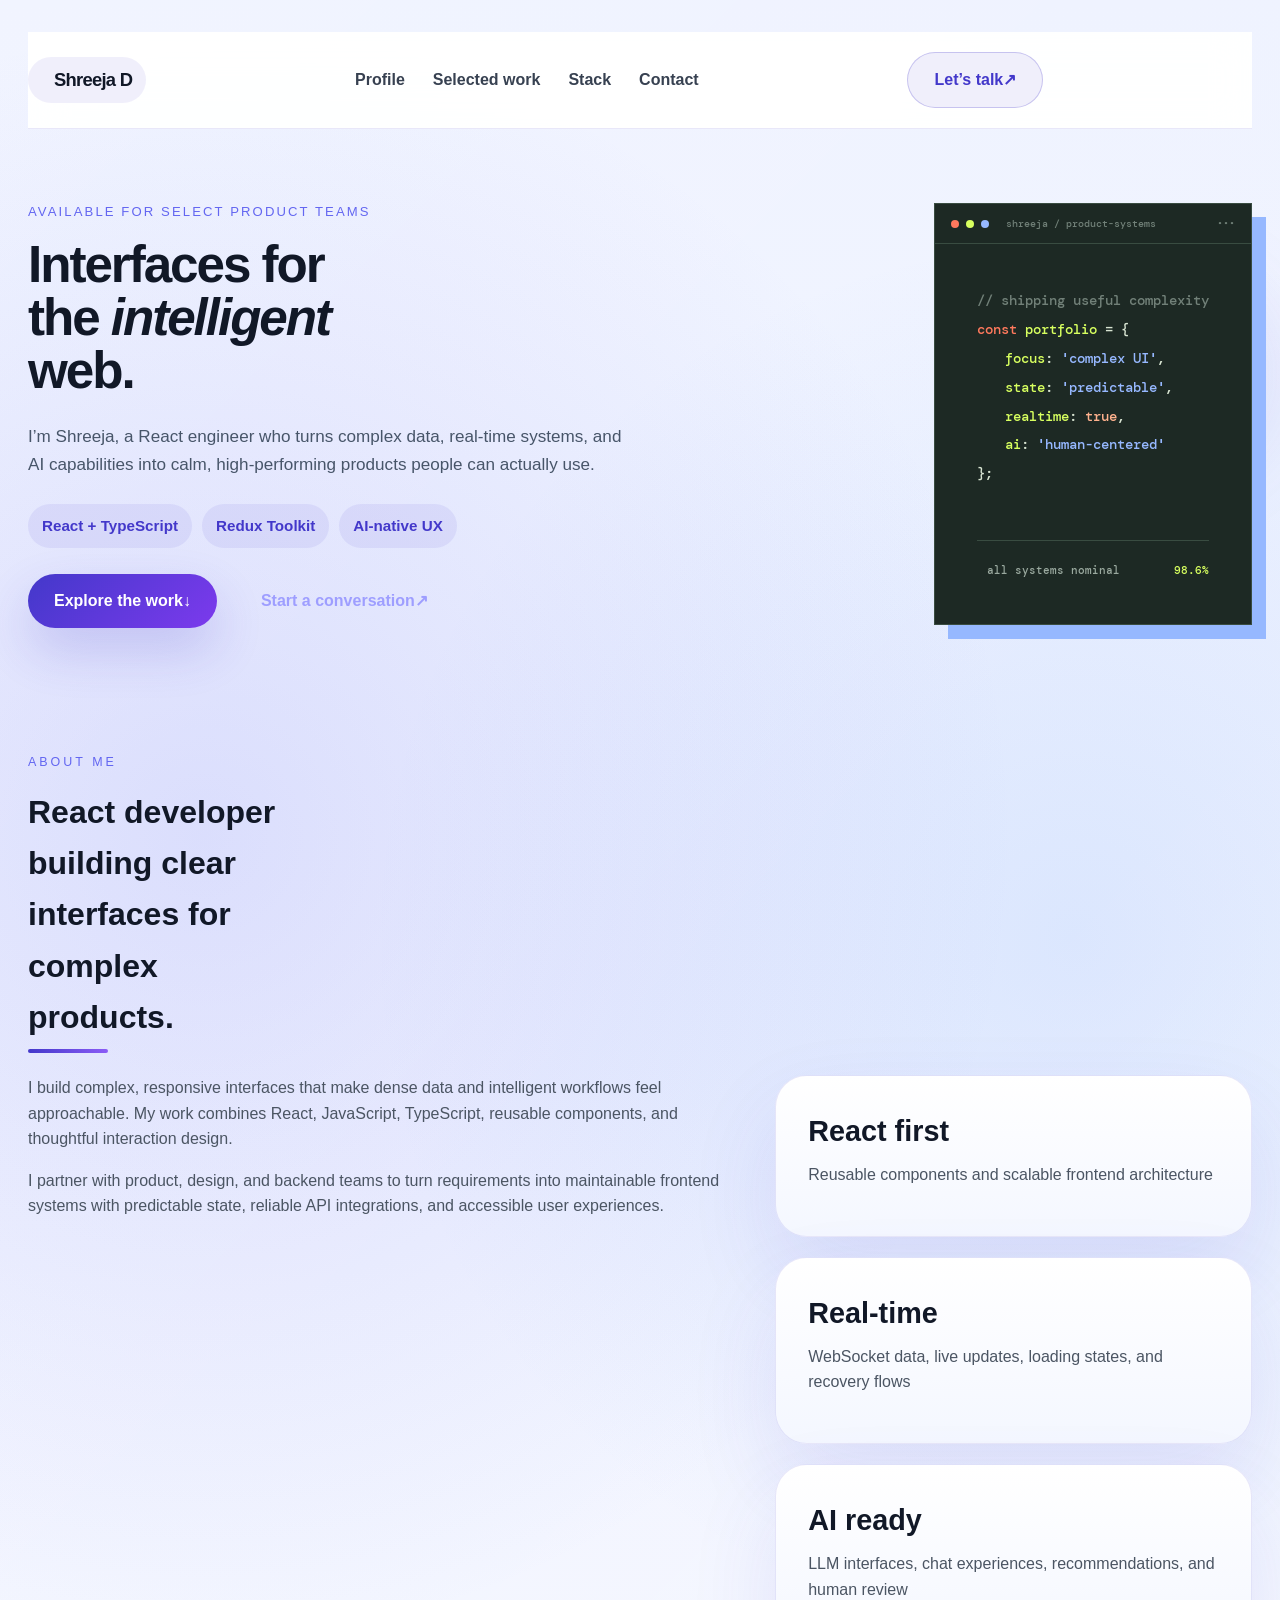
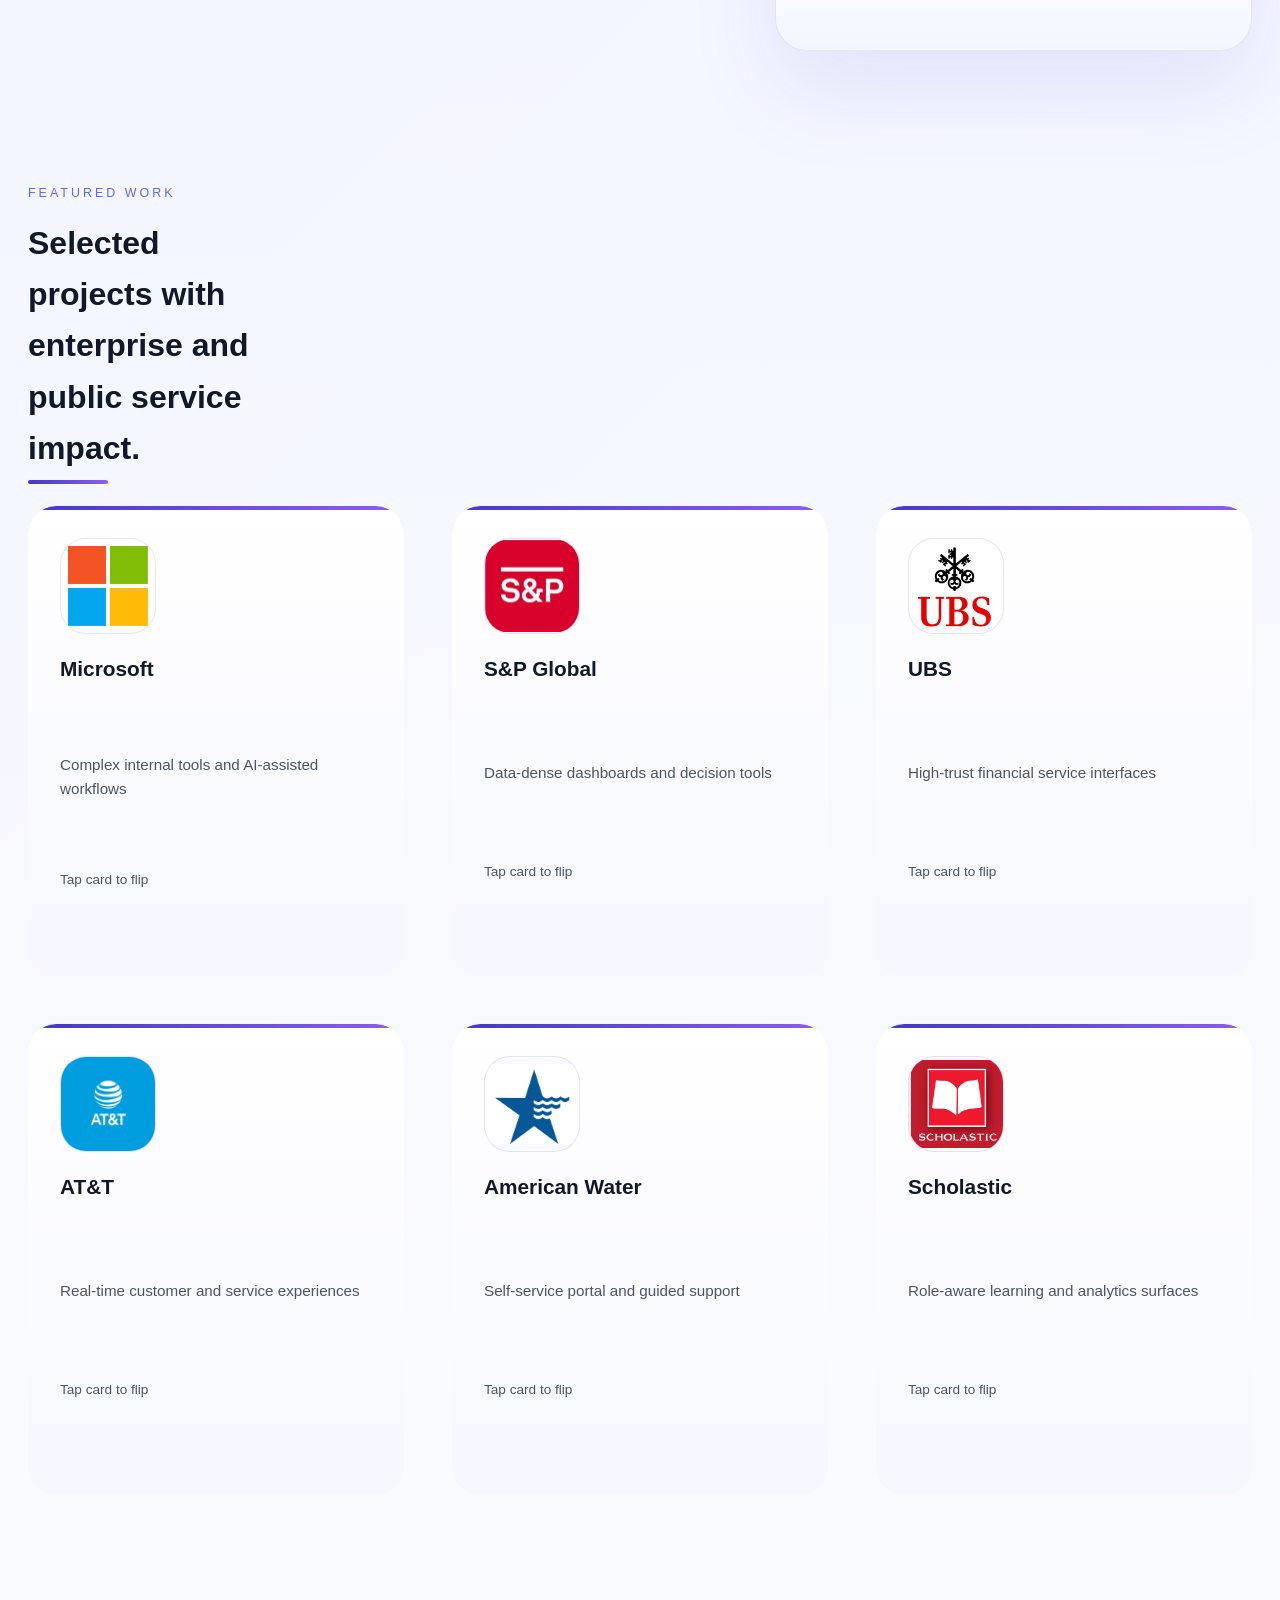
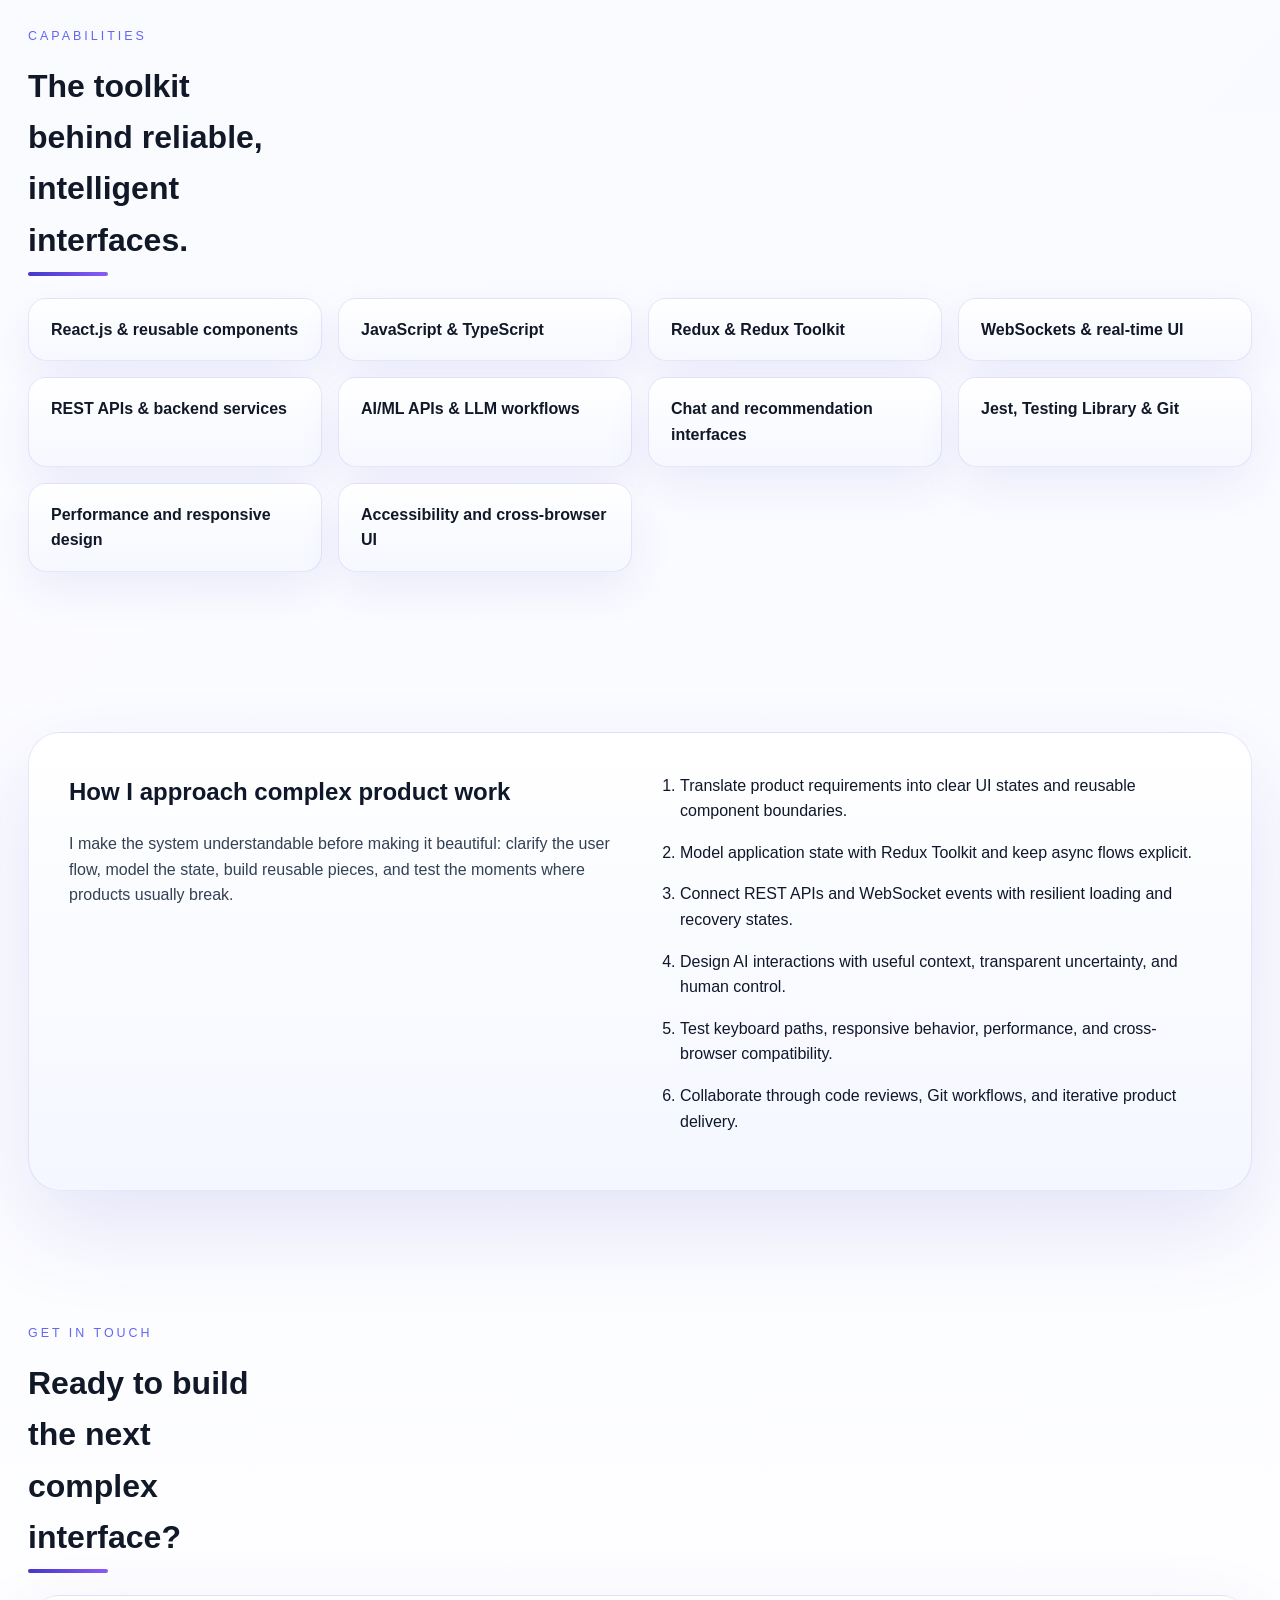
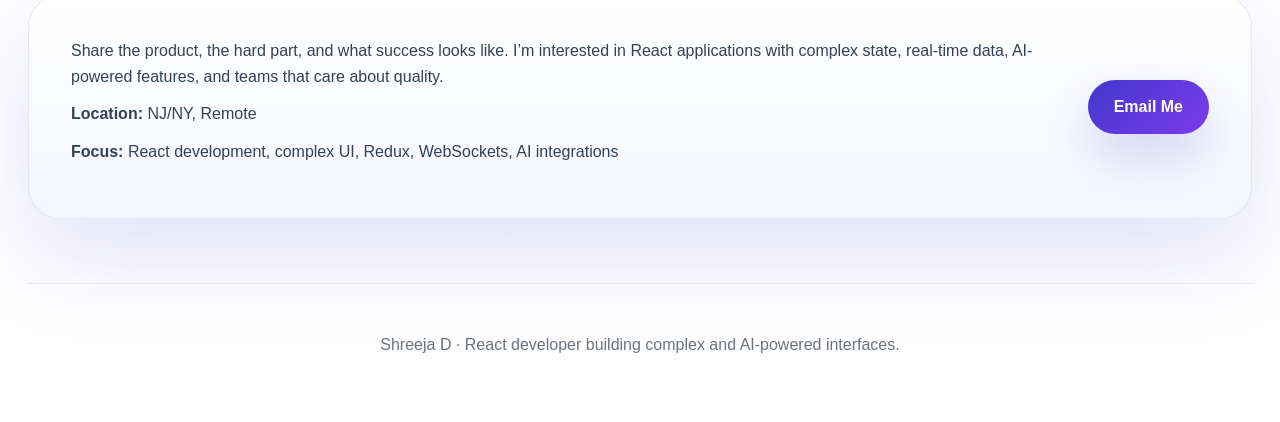
<file: index.html>
<!DOCTYPE html>
<html lang="en">
<head>
  <meta charset="UTF-8" />
  <meta name="viewport" content="width=device-width, initial-scale=1.0" />
  <title>Shreeja D | React Engineer & AI Product Builder</title>
  <meta name="description" content="Shreeja D is a React developer building complex, responsive, real-time, and AI-powered interfaces." />
  <link rel="preconnect" href="https://fonts.googleapis.com" />
  <link rel="preconnect" href="https://fonts.gstatic.com" crossorigin />
  <link href="https://fonts.googleapis.com/css2?family=DM+Mono:wght@400;500&family=Manrope:wght@400;500;600;700;800&display=swap" rel="stylesheet" />
  <link rel="stylesheet" href="styles.css" />
</head>
<body>
  <a class="skip-link" href="#main-content">Skip to main content</a>
  <div class="page-shell">
    <header class="site-header">
      <a class="brand" href="#home" aria-label="Shreeja D, homepage">Shreeja D</a>
      <button class="menu-toggle" aria-controls="primary-navigation" aria-expanded="false" aria-label="Open navigation menu">
        <span></span>
        <span></span>
        <span></span>
      </button>
      <nav class="nav-links" id="primary-navigation" aria-label="Primary navigation">
        <a href="#about">Profile</a>
        <a href="#work">Selected work</a>
        <a href="#skills">Stack</a>
        <a href="#contact">Contact</a>
      </nav>
      <a class="header-cta button button-secondary" href="#contact">Let’s talk <span aria-hidden="true">↗</span></a>
      <div class="nav-backdrop" aria-hidden="true"></div>
    </header>

    <main id="main-content">
      <section class="hero" id="home">
        <div class="hero-copy">
          <p class="eyebrow"><span class="status-dot"></span> Available for select product teams</p>
          <h1>Interfaces for the <em>intelligent</em> web.</h1>
          <p class="hero-text">I’m Shreeja, a React engineer who turns complex data, real-time systems, and AI capabilities into calm, high-performing products people can actually use.</p>
          <div class="hero-highlights">
            <span>React + TypeScript</span>
            <span>Redux Toolkit</span>
            <span>AI-native UX</span>
          </div>
          <div class="hero-actions">
            <a class="button button-primary" href="#work">Explore the work <span aria-hidden="true">↓</span></a>
            <a class="button button-quiet" href="#contact">Start a conversation <span aria-hidden="true">↗</span></a>
          </div>
        </div>
        <div class="hero-panel">
          <div class="terminal-card">
            <div class="terminal-bar"><span></span><span></span><span></span><small>shreeja / product-systems</small><b>•••</b></div>
            <div class="terminal-body">
              <p class="code-comment">// shipping useful complexity</p>
              <p><span class="code-keyword">const</span> <span class="code-name">portfolio</span> = &#123;</p>
              <p class="code-indent"><span class="code-key">focus</span>: <span class="code-string">'complex UI'</span>,</p>
              <p class="code-indent"><span class="code-key">state</span>: <span class="code-string">'predictable'</span>,</p>
              <p class="code-indent"><span class="code-key">realtime</span>: <span class="code-bool">true</span>,</p>
              <p class="code-indent"><span class="code-key">ai</span>: <span class="code-string">'human-centered'</span></p>
              <p>&#125;;</p>
              <div class="terminal-result"><span class="status-dot"></span><span>all systems nominal</span><strong>98.6%</strong></div>
            </div>
          </div>
        </div>
      </section>

      <section class="section about" id="about">
        <div class="section-heading">
          <span>About Me</span>
          <h2>React developer building clear interfaces for complex products.</h2>
        </div>
        <div class="about-grid">
          <div>
            <p>I build complex, responsive interfaces that make dense data and intelligent workflows feel approachable. My work combines React, JavaScript, TypeScript, reusable components, and thoughtful interaction design.</p>
            <p>I partner with product, design, and backend teams to turn requirements into maintainable frontend systems with predictable state, reliable API integrations, and accessible user experiences.</p>
          </div>
          <div class="stats-panel">
            <div>
              <span>React first</span>
              <p>Reusable components and scalable frontend architecture</p>
            </div>
            <div>
              <span>Real-time</span>
              <p>WebSocket data, live updates, loading states, and recovery flows</p>
            </div>
            <div>
              <span>AI ready</span>
              <p>LLM interfaces, chat experiences, recommendations, and human review</p>
            </div>
          </div>
        </div>
      </section>

      <section class="section work" id="work">
        <div class="section-heading">
          <span>Featured Work</span>
          <h2>Selected projects with enterprise and public service impact.</h2>
        </div>
        <div class="project-grid">
          <article class="project-card" role="button" tabindex="0" aria-expanded="false">
            <div class="project-card-inner">
              <div class="project-card-face project-card-front">
                <div class="company-logo logo-microsoft" aria-hidden="true">
                  <svg viewBox="0 0 80 80" aria-hidden="true" role="img">
                    <rect x="0" y="0" width="38" height="38" fill="#f35325" />
                    <rect x="42" y="0" width="38" height="38" fill="#81bc06" />
                    <rect x="0" y="42" width="38" height="38" fill="#05a6f0" />
                    <rect x="42" y="42" width="38" height="38" fill="#ffba08" />
                  </svg>
                </div>
                <div class="project-card-body">
                  <h3>Microsoft</h3>
                  <p class="company-role">Complex internal tools and AI-assisted workflows</p>
                  <p class="card-hint">Tap card to flip</p>
                </div>
              </div>
              <div class="project-card-face project-card-back">
                <div class="project-card-body">
                  <h3>Microsoft</h3>
                  <p>Built responsive React interfaces for internal operations, connecting reusable UI components to API-driven workflows and clear loading and error states.</p>
                </div>
              </div>
            </div>
          </article>
          <article class="project-card" role="button" tabindex="0" aria-expanded="false">
            <div class="project-card-inner">
              <div class="project-card-face project-card-front">
                <div class="company-logo" aria-hidden="true">
                  <img src="logos/sp-global.jpg" alt="S&amp;P Global logo" loading="lazy">
                </div>
                <div class="project-card-body">
                  <h3>S&amp;P Global</h3>
                  <p class="company-role">Data-dense dashboards and decision tools</p>
                  <p class="card-hint">Tap card to flip</p>
                </div>
              </div>
              <div class="project-card-face project-card-back">
                <div class="project-card-body">
                  <h3>S&amp;P Global</h3>
                  <p>Developed data-heavy product surfaces with shared filters, reusable table patterns, and accessible interaction states for fast decision-making.</p>
                </div>
              </div>
            </div>
          </article>
          <article class="project-card" role="button" tabindex="0" aria-expanded="false">
            <div class="project-card-inner">
              <div class="project-card-face project-card-front">
                <div class="company-logo" aria-hidden="true">
                  <img src="logos/ubs.jpg" alt="UBS logo" class="ubs-logo" loading="lazy">
                </div>
                <div class="project-card-body">
                  <h3>UBS</h3>
                  <p class="company-role">High-trust financial service interfaces</p>
                  <p class="card-hint">Tap card to flip</p>
                </div>
              </div>
              <div class="project-card-face project-card-back">
                <div class="project-card-body">
                  <h3>UBS</h3>
                  <p>Shaped a dependable frontend experience for complex financial workflows, prioritizing validation, permissions, responsive layouts, and user confidence.</p>
                </div>
              </div>
            </div>
          </article>
          <article class="project-card" role="button" tabindex="0" aria-expanded="false">
            <div class="project-card-inner">
              <div class="project-card-face project-card-front">
                <div class="company-logo" aria-hidden="true">
                  <img src="logos/att.jpg" alt="AT&amp;T logo" loading="lazy">
                </div>
                <div class="project-card-body">
                  <h3>AT&amp;T</h3>
                  <p class="company-role">Real-time customer and service experiences</p>
                  <p class="card-hint">Tap card to flip</p>
                </div>
              </div>
              <div class="project-card-face project-card-back">
                <div class="project-card-body">
                  <h3>AT&amp;T</h3>
                  <p>Integrated live service data into responsive customer flows, handling asynchronous updates and keeping the interface useful during network changes.</p>
                </div>
              </div>
            </div>
          </article>
          <article class="project-card" role="button" tabindex="0" aria-expanded="false">
            <div class="project-card-inner">
              <div class="project-card-face project-card-front">
                <div class="company-logo" aria-hidden="true">
                  <img src="logos/american-water.png" alt="American Water logo" loading="lazy">
                </div>
                <div class="project-card-body">
                  <h3>American Water</h3>
                  <p class="company-role">Self-service portal and guided support</p>
                  <p class="card-hint">Tap card to flip</p>
                </div>
              </div>
              <div class="project-card-face project-card-back">
                <div class="project-card-body">
                  <h3>American Water</h3>
                  <p>Created accessible self-service patterns and an AI-assisted support flow that connects REST data with clear recommendations and human escalation.</p>
                </div>
              </div>
            </div>
          </article>
          <article class="project-card" role="button" tabindex="0" aria-expanded="false">
            <div class="project-card-inner">
              <div class="project-card-face project-card-front">
                <div class="company-logo" aria-hidden="true">
                  <img src="logos/scholastic.png" alt="Scholastic logo" loading="lazy">
                </div>
                <div class="project-card-body">
                  <h3>Scholastic</h3>
                  <p class="company-role">Role-aware learning and analytics surfaces</p>
                  <p class="card-hint">Tap card to flip</p>
                </div>
              </div>
              <div class="project-card-face project-card-back">
                <div class="project-card-body">
                  <h3>Scholastic</h3>
                  <p>Built role-aware learning interfaces that turn analytics into useful next steps, with responsive layouts and reusable content components.</p>
                </div>
              </div>
            </div>
          </article>
        </div>
      </section>

      <section class="section skills" id="skills">
        <div class="section-heading">
          <span>Capabilities</span>
          <h2>The toolkit behind reliable, intelligent interfaces.</h2>
        </div>
        <div class="skills-grid">
          <div class="skill-pill">React.js &amp; reusable components</div>
          <div class="skill-pill">JavaScript &amp; TypeScript</div>
          <div class="skill-pill">Redux &amp; Redux Toolkit</div>
          <div class="skill-pill">WebSockets &amp; real-time UI</div>
          <div class="skill-pill">REST APIs &amp; backend services</div>
          <div class="skill-pill">AI/ML APIs &amp; LLM workflows</div>
          <div class="skill-pill">Chat and recommendation interfaces</div>
          <div class="skill-pill">Jest, Testing Library &amp; Git</div>
          <div class="skill-pill">Performance and responsive design</div>
          <div class="skill-pill">Accessibility and cross-browser UI</div>
        </div>
      </section>

      <section class="section approach">
        <div class="approach-card">
          <div>
            <h2>How I approach complex product work</h2>
            <p>I make the system understandable before making it beautiful: clarify the user flow, model the state, build reusable pieces, and test the moments where products usually break.</p>
          </div>
          <ol>
            <li>Translate product requirements into clear UI states and reusable component boundaries.</li>
            <li>Model application state with Redux Toolkit and keep async flows explicit.</li>
            <li>Connect REST APIs and WebSocket events with resilient loading and recovery states.</li>
            <li>Design AI interactions with useful context, transparent uncertainty, and human control.</li>
            <li>Test keyboard paths, responsive behavior, performance, and cross-browser compatibility.</li>
            <li>Collaborate through code reviews, Git workflows, and iterative product delivery.</li>
          </ol>
        </div>
      </section>

      <section class="section contact" id="contact">
        <div class="section-heading">
          <span>Get in Touch</span>
          <h2>Ready to build the next complex interface?</h2>
        </div>
        <div class="contact-panel">
          <div>
            <p>Share the product, the hard part, and what success looks like. I’m interested in React applications with complex state, real-time data, AI-powered features, and teams that care about quality.</p>
            <p><strong>Location:</strong> NJ/NY, Remote</p>
            <p><strong>Focus:</strong> React development, complex UI, Redux, WebSockets, AI integrations</p>
          </div>
          <a class="button button-primary" href="mailto:shreejades@gmail.com">Email Me</a>
        </div>
      </section>
    </main>

    <footer class="site-footer">
      <p>Shreeja D · React developer building complex and AI-powered interfaces.</p>
    </footer>
  </div>
  <script src="script.js"></script>
</body>
</html>
</file>
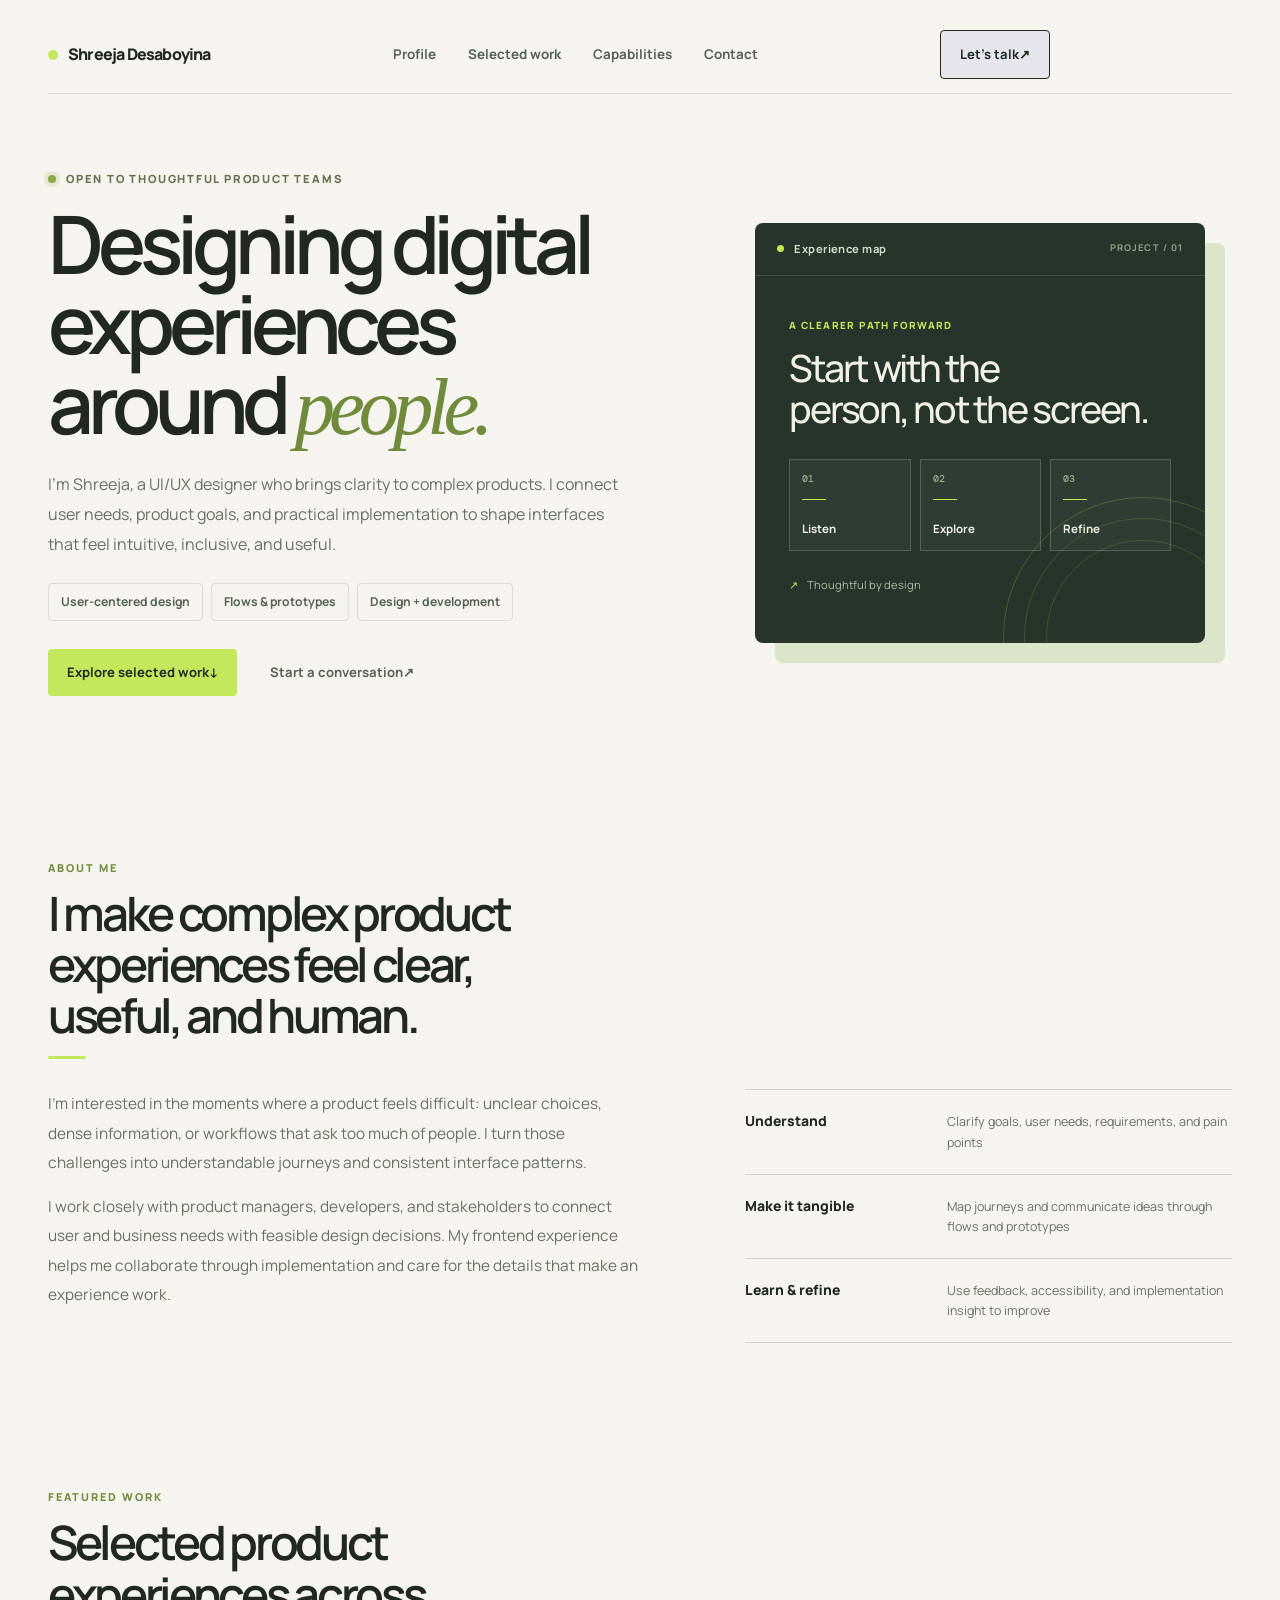
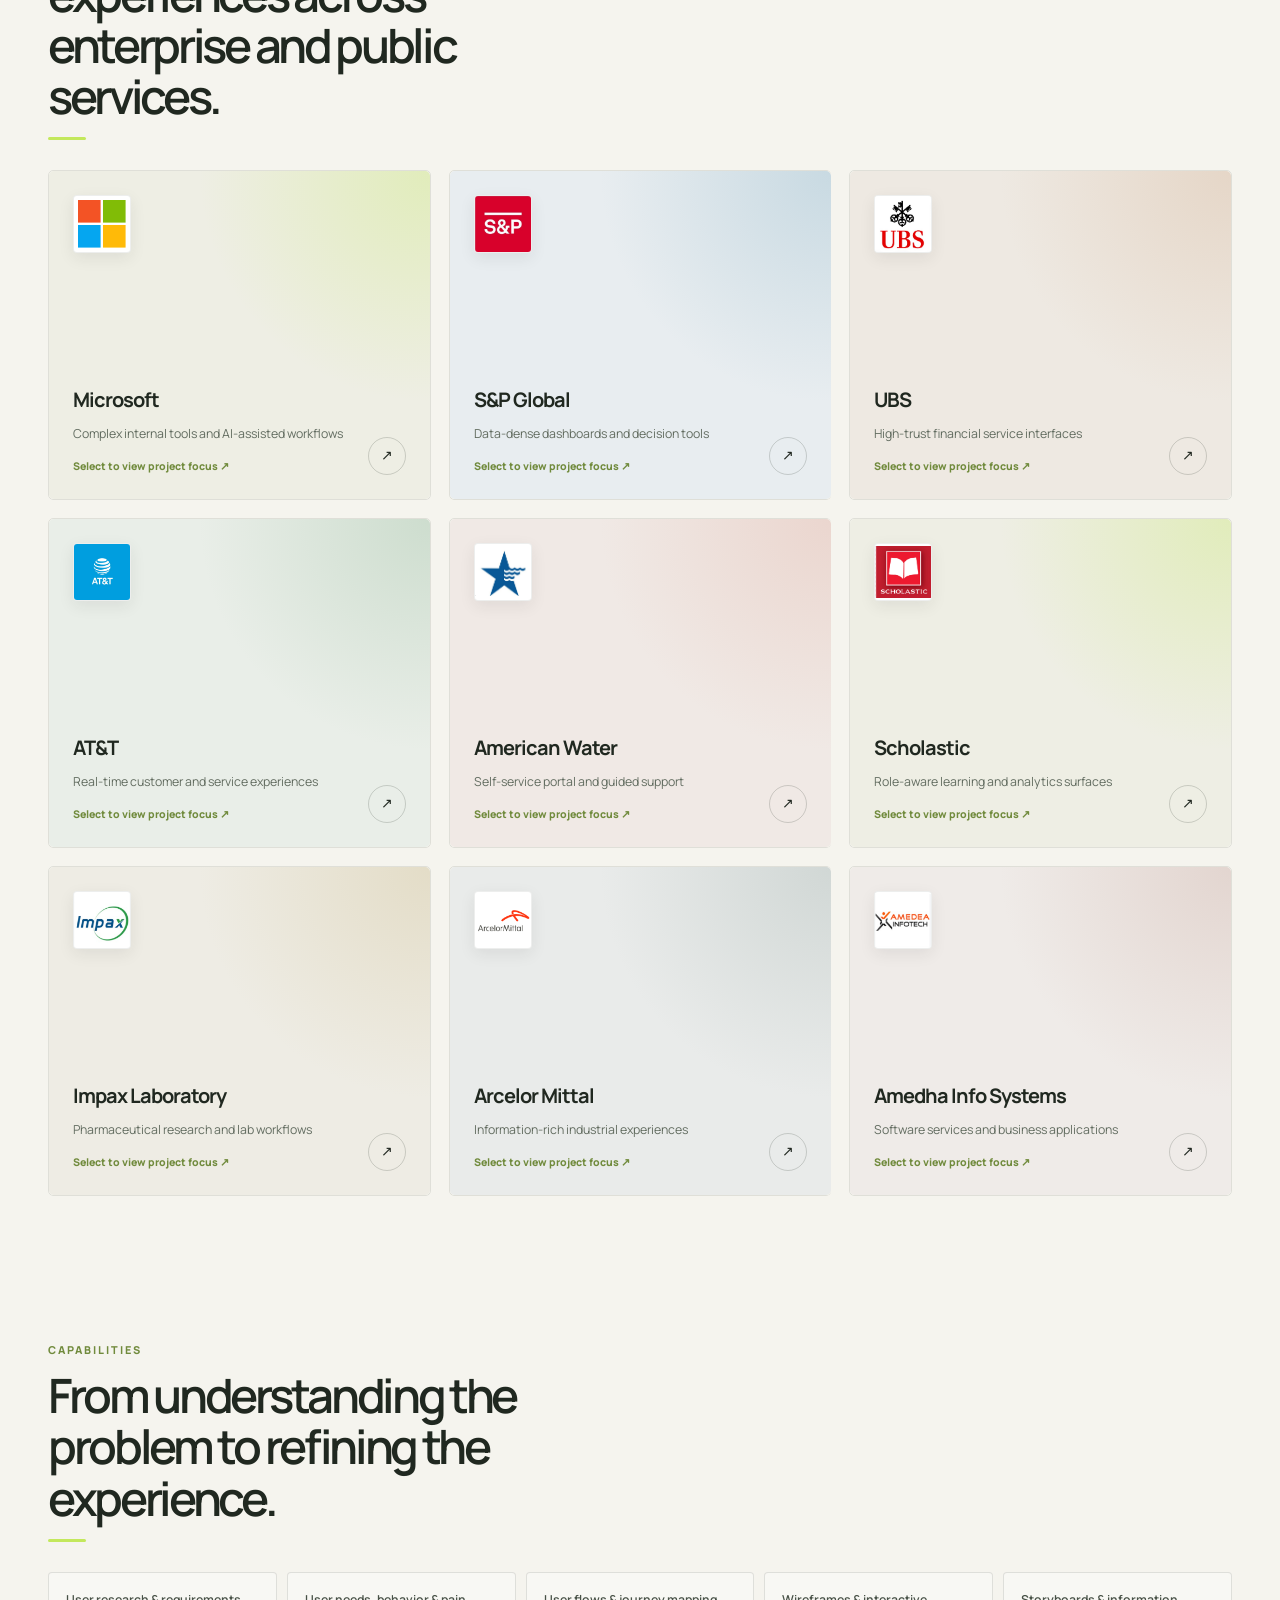
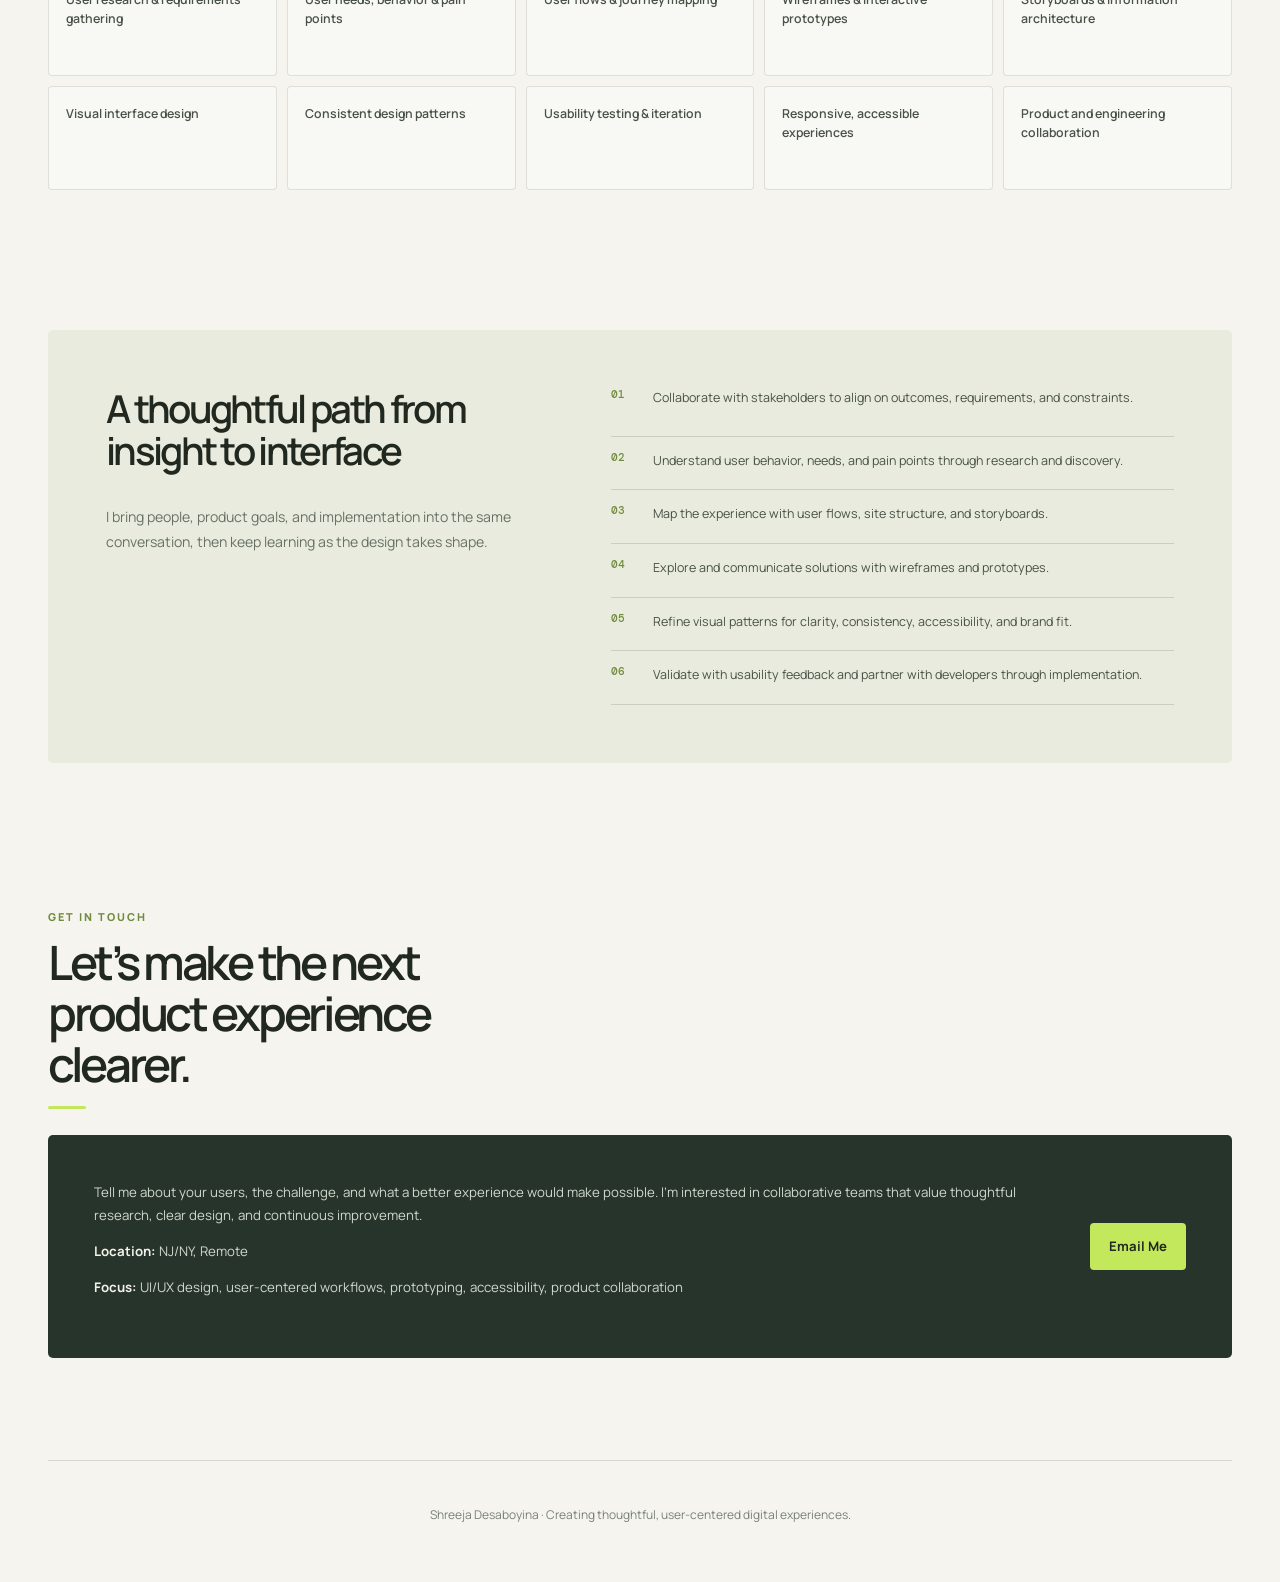
<file: ui-ux-portfolio.html>
<!DOCTYPE html>
<html lang="en">
<head>
  <meta charset="UTF-8" />
  <meta name="viewport" content="width=device-width, initial-scale=1.0" />
  <title>Shreeja Desaboyina | UI/UX Designer</title>
  <meta name="description" content="Shreeja Desaboyina creates thoughtful, accessible digital experiences through user-centered design and close collaboration with product and engineering teams." />
  <link rel="preconnect" href="https://fonts.googleapis.com" />
  <link rel="preconnect" href="https://fonts.gstatic.com" crossorigin />
  <link href="https://fonts.googleapis.com/css2?family=DM+Mono:wght@400;500&family=Manrope:wght@400;500;600;700;800&display=swap" rel="stylesheet" />
  <link rel="stylesheet" href="styles.css" />
  <link rel="stylesheet" href="ux-styles.css" />
</head>
<body class="ux-portfolio">
  <a class="skip-link" href="#main-content">Skip to main content</a>
  <div class="page-shell">
    <header class="site-header">
      <a class="brand" href="#home" aria-label="Shreeja Desaboyina, homepage">Shreeja Desaboyina</a>
      <button class="menu-toggle" aria-controls="primary-navigation" aria-expanded="false" aria-label="Open navigation menu">
        <span></span>
        <span></span>
        <span></span>
      </button>
      <nav class="nav-links" id="primary-navigation" aria-label="Primary navigation">
        <a href="#about">Profile</a>
        <a href="#work">Selected work</a>
        <a href="#skills">Capabilities</a>
        <a href="#contact">Contact</a>
      </nav>
      <a class="header-cta button button-secondary" href="#contact">Let’s talk <span aria-hidden="true">↗</span></a>
      <div class="nav-backdrop" aria-hidden="true"></div>
    </header>

    <main id="main-content">
      <section class="hero" id="home">
        <div class="hero-copy">
          <p class="eyebrow"><span class="status-dot"></span> Open to thoughtful product teams</p>
          <h1>Designing digital experiences around <em>people.</em></h1>
          <p class="hero-text">I’m Shreeja, a UI/UX designer who brings clarity to complex products. I connect user needs, product goals, and practical implementation to shape interfaces that feel intuitive, inclusive, and useful.</p>
          <div class="hero-highlights">
            <span>User-centered design</span>
            <span>Flows &amp; prototypes</span>
            <span>Design + development</span>
          </div>
          <div class="hero-actions">
            <a class="button button-primary" href="#work">Explore selected work <span aria-hidden="true">↓</span></a>
            <a class="button button-quiet" href="#contact">Start a conversation <span aria-hidden="true">↗</span></a>
          </div>
        </div>
        <div class="hero-panel">
          <div class="design-preview" role="img" aria-label="Illustration of a user-centered design process">
            <div class="preview-topbar">
              <span class="preview-indicator"></span>
              <span>Experience map</span>
              <span class="preview-version">PROJECT / 01</span>
            </div>
            <div class="preview-content">
              <div class="preview-label">A clearer path forward</div>
              <h2>Start with the<br>person, not the screen.</h2>
              <div class="journey-map" aria-hidden="true">
                <div class="journey-step"><span>01</span><i></i><b>Listen</b></div>
                <div class="journey-step"><span>02</span><i></i><b>Explore</b></div>
                <div class="journey-step"><span>03</span><i></i><b>Refine</b></div>
              </div>
              <div class="preview-note"><span>↗</span> Thoughtful by design</div>
            </div>
            <span class="preview-orbit" aria-hidden="true"></span>
          </div>
        </div>
      </section>

      <section class="section about" id="about">
        <div class="section-heading">
          <span>About Me</span>
          <h2>I make complex product experiences feel clear, useful, and human.</h2>
        </div>
        <div class="about-grid">
          <div>
            <p>I’m interested in the moments where a product feels difficult: unclear choices, dense information, or workflows that ask too much of people. I turn those challenges into understandable journeys and consistent interface patterns.</p>
            <p>I work closely with product managers, developers, and stakeholders to connect user and business needs with feasible design decisions. My frontend experience helps me collaborate through implementation and care for the details that make an experience work.</p>
          </div>
          <div class="stats-panel">
            <div>
              <span>Understand</span>
              <p>Clarify goals, user needs, requirements, and pain points</p>
            </div>
            <div>
              <span>Make it tangible</span>
              <p>Map journeys and communicate ideas through flows and prototypes</p>
            </div>
            <div>
              <span>Learn &amp; refine</span>
              <p>Use feedback, accessibility, and implementation insight to improve</p>
            </div>
          </div>
        </div>
      </section>

      <section class="section work" id="work">
        <div class="section-heading">
          <span>Featured Work</span>
          <h2>Selected product experiences across enterprise and public services.</h2>
        </div>
        <div class="project-grid">
          <article class="project-card" role="button" tabindex="0" aria-expanded="false">
            <div class="project-card-inner">
              <div class="project-card-face project-card-front">
                <div class="company-logo logo-microsoft" aria-hidden="true">
                  <svg viewBox="0 0 80 80" aria-hidden="true" role="img">
                    <rect x="0" y="0" width="38" height="38" fill="#f35325" />
                    <rect x="42" y="0" width="38" height="38" fill="#81bc06" />
                    <rect x="0" y="42" width="38" height="38" fill="#05a6f0" />
                    <rect x="42" y="42" width="38" height="38" fill="#ffba08" />
                  </svg>
                </div>
                <div class="project-card-body">
                  <h3>Microsoft</h3>
                  <p class="company-role">Complex internal tools and AI-assisted workflows</p>
                  <p class="card-hint">Select to view project focus <span aria-hidden="true">↗</span></p>
                </div>
              </div>
              <div class="project-card-face project-card-back">
                <div class="project-card-body">
                  <h3>Microsoft</h3>
                  <p>Make internal operations easier to navigate with clear, task-based workflows. Keep system status, next steps, and recovery from loading or error states understandable across screens.</p>
                </div>
              </div>
            </div>
          </article>
          <article class="project-card" role="button" tabindex="0" aria-expanded="false">
            <div class="project-card-inner">
              <div class="project-card-face project-card-front">
                <div class="company-logo" aria-hidden="true">
                  <img src="logos/sp-global.jpg" alt="S&amp;P Global logo" loading="lazy">
                </div>
                <div class="project-card-body">
                  <h3>S&amp;P Global</h3>
                  <p class="company-role">Data-dense dashboards and decision tools</p>
                  <p class="card-hint">Select to view project focus <span aria-hidden="true">↗</span></p>
                </div>
              </div>
              <div class="project-card-face project-card-back">
                <div class="project-card-body">
                  <h3>S&amp;P Global</h3>
                  <p>Make dense financial data easier to scan and compare through clear information hierarchy, consistent filters, readable table patterns, and accessible controls.</p>
                </div>
              </div>
            </div>
          </article>
          <article class="project-card" role="button" tabindex="0" aria-expanded="false">
            <div class="project-card-inner">
              <div class="project-card-face project-card-front">
                <div class="company-logo" aria-hidden="true">
                  <img src="logos/ubs.jpg" alt="UBS logo" class="ubs-logo" loading="lazy">
                </div>
                <div class="project-card-body">
                  <h3>UBS</h3>
                  <p class="company-role">High-trust financial service interfaces</p>
                  <p class="card-hint">Select to view project focus <span aria-hidden="true">↗</span></p>
                </div>
              </div>
              <div class="project-card-face project-card-back">
                <div class="project-card-body">
                  <h3>UBS</h3>
                  <p>Support confidence in complex financial tasks with clear requirements, helpful validation, permission-aware states, and responsive layouts that make the next action visible.</p>
                </div>
              </div>
            </div>
          </article>
          <article class="project-card" role="button" tabindex="0" aria-expanded="false">
            <div class="project-card-inner">
              <div class="project-card-face project-card-front">
                <div class="company-logo" aria-hidden="true">
                  <img src="logos/att.jpg" alt="AT&amp;T logo" loading="lazy">
                </div>
                <div class="project-card-body">
                  <h3>AT&amp;T</h3>
                  <p class="company-role">Real-time customer and service experiences</p>
                  <p class="card-hint">Select to view project focus <span aria-hidden="true">↗</span></p>
                </div>
              </div>
              <div class="project-card-face project-card-back">
                <div class="project-card-body">
                  <h3>AT&amp;T</h3>
                  <p>Keep customer journeys understandable as service information changes. Make updates, interruptions, and recovery options clear without losing task context.</p>
                </div>
              </div>
            </div>
          </article>
          <article class="project-card" role="button" tabindex="0" aria-expanded="false">
            <div class="project-card-inner">
              <div class="project-card-face project-card-front">
                <div class="company-logo" aria-hidden="true">
                  <img src="logos/american-water.png" alt="American Water logo" loading="lazy">
                </div>
                <div class="project-card-body">
                  <h3>American Water</h3>
                  <p class="company-role">Self-service portal and guided support</p>
                  <p class="card-hint">Select to view project focus <span aria-hidden="true">↗</span></p>
                </div>
              </div>
              <div class="project-card-face project-card-back">
                <div class="project-card-body">
                  <h3>American Water</h3>
                  <p>Guide customers through accessible self-service with clear choices, plain-language recommendations, and an easy path to human support when needed.</p>
                </div>
              </div>
            </div>
          </article>
          <article class="project-card" role="button" tabindex="0" aria-expanded="false">
            <div class="project-card-inner">
              <div class="project-card-face project-card-front">
                <div class="company-logo" aria-hidden="true">
                  <img src="logos/scholastic.png" alt="Scholastic logo" loading="lazy">
                </div>
                <div class="project-card-body">
                  <h3>Scholastic</h3>
                  <p class="company-role">Role-aware learning and analytics surfaces</p>
                  <p class="card-hint">Select to view project focus <span aria-hidden="true">↗</span></p>
                </div>
              </div>
              <div class="project-card-face project-card-back">
                <div class="project-card-body">
                  <h3>Scholastic</h3>
                  <p>Shape role-aware learning and analytics views that surface relevant information and clear next steps in approachable, responsive layouts.</p>
                </div>
              </div>
            </div>
          </article>
          <article class="project-card" role="button" tabindex="0" aria-expanded="false">
            <div class="project-card-inner">
              <div class="project-card-face project-card-front">
                <div class="company-logo logo-impax" aria-hidden="true">
                  <img src="logos/impax.png" alt="Impax logo" loading="lazy">
                </div>
                <div class="project-card-body">
                  <h3>Impax Laboratory</h3>
                  <p class="company-role">Pharmaceutical research and lab workflows</p>
                  <p class="card-hint">Select to view project focus <span aria-hidden="true">↗</span></p>
                </div>
              </div>
              <div class="project-card-face project-card-back">
                <div class="project-card-body">
                  <h3>Impax Laboratory</h3>
                  <p>Make complex research and laboratory workflows easier to follow with clear information hierarchy, careful data presentation, and accessible task flows.</p>
                </div>
              </div>
            </div>
          </article>
          <article class="project-card" role="button" tabindex="0" aria-expanded="false">
            <div class="project-card-inner">
              <div class="project-card-face project-card-front">
                <div class="company-logo logo-arcelor" aria-hidden="true">
                  <img src="logos/arcelor-mittal.png" alt="ArcelorMittal logo" loading="lazy">
                </div>
                <div class="project-card-body">
                  <h3>Arcelor Mittal</h3>
                  <p class="company-role">Information-rich industrial experiences</p>
                  <p class="card-hint">Select to view project focus <span aria-hidden="true">↗</span></p>
                </div>
              </div>
              <div class="project-card-face project-card-back">
                <div class="project-card-body">
                  <h3>Arcelor Mittal</h3>
                  <p>Bring clarity to complex industrial workflows with readable operational information, clear status cues, and straightforward paths through tasks.</p>
                </div>
              </div>
            </div>
          </article>
          <article class="project-card" role="button" tabindex="0" aria-expanded="false">
            <div class="project-card-inner">
              <div class="project-card-face project-card-front">
                <div class="company-logo logo-amedha" aria-hidden="true">
                  <img src="logos/amedha-info-systems.png" alt="Amedha Infotech logo" loading="lazy">
                </div>
                <div class="project-card-body">
                  <h3>Amedha Info Systems</h3>
                  <p class="company-role">Software services and business applications</p>
                  <p class="card-hint">Select to view project focus <span aria-hidden="true">↗</span></p>
                </div>
              </div>
              <div class="project-card-face project-card-back">
                <div class="project-card-body">
                  <h3>Amedha Info Systems</h3>
                  <p>Make software tools easier to use through intuitive product flows, consistent interface patterns, and helpful guidance for everyday tasks.</p>
                </div>
              </div>
            </div>
          </article>
        </div>
      </section>

      <section class="section skills" id="skills">
        <div class="section-heading">
          <span>Capabilities</span>
          <h2>From understanding the problem to refining the experience.</h2>
        </div>
        <div class="skills-grid">
          <div class="skill-pill">User research &amp; requirements gathering</div>
          <div class="skill-pill">User needs, behavior &amp; pain points</div>
          <div class="skill-pill">User flows &amp; journey mapping</div>
          <div class="skill-pill">Wireframes &amp; interactive prototypes</div>
          <div class="skill-pill">Storyboards &amp; information architecture</div>
          <div class="skill-pill">Visual interface design</div>
          <div class="skill-pill">Consistent design patterns</div>
          <div class="skill-pill">Usability testing &amp; iteration</div>
          <div class="skill-pill">Responsive, accessible experiences</div>
          <div class="skill-pill">Product and engineering collaboration</div>
        </div>
      </section>

      <section class="section approach">
        <div class="approach-card">
          <div>
            <h2>A thoughtful path from insight to interface</h2>
            <p>I bring people, product goals, and implementation into the same conversation, then keep learning as the design takes shape.</p>
          </div>
          <ol>
            <li>Collaborate with stakeholders to align on outcomes, requirements, and constraints.</li>
            <li>Understand user behavior, needs, and pain points through research and discovery.</li>
            <li>Map the experience with user flows, site structure, and storyboards.</li>
            <li>Explore and communicate solutions with wireframes and prototypes.</li>
            <li>Refine visual patterns for clarity, consistency, accessibility, and brand fit.</li>
            <li>Validate with usability feedback and partner with developers through implementation.</li>
          </ol>
        </div>
      </section>

      <section class="section contact" id="contact">
        <div class="section-heading">
          <span>Get in Touch</span>
          <h2>Let’s make the next product experience clearer.</h2>
        </div>
        <div class="contact-panel">
          <div>
            <p>Tell me about your users, the challenge, and what a better experience would make possible. I’m interested in collaborative teams that value thoughtful research, clear design, and continuous improvement.</p>
            <p><strong>Location:</strong> NJ/NY, Remote</p>
            <p><strong>Focus:</strong> UI/UX design, user-centered workflows, prototyping, accessibility, product collaboration</p>
          </div>
          <a class="button button-primary" href="mailto:shreejades@gmail.com">Email Me</a>
        </div>
      </section>
    </main>

    <footer class="site-footer">
      <p>Shreeja Desaboyina · Creating thoughtful, user-centered digital experiences.</p>
    </footer>
  </div>
  <script src="script.js"></script>
</body>
</html>
</file>
<file: styles.css>
:root {
  color-scheme: dark;
  color: #111827;
  background: #f7f8fb;
  font-family: 'Inter', sans-serif;
  font-size: 16px;
  line-height: 1.6;
  scroll-behavior: smooth;
}
* {
  box-sizing: border-box;
}
html {
  scroll-behavior: smooth;
}
body {
  margin: 0;
  min-height: 100vh;
  background:
    radial-gradient(circle at 16% 16%, rgba(99, 102, 241, 0.16) 0%, transparent 18%),
    radial-gradient(circle at 84% 18%, rgba(59, 130, 246, 0.12) 0%, transparent 16%),
    linear-gradient(135deg, rgba(255,255,255,0.18) 0%, rgba(255,255,255,0.02) 28%, rgba(255,255,255,0.16) 54%, rgba(255,255,255,0.02) 82%),
    linear-gradient(180deg, #eef2ff 0%, #f6f8ff 48%, #ffffff 100%);
  position: relative;
  overflow-x: hidden;
}
body::before {
  content: '';
  position: absolute;
  inset: 0;
  background: radial-gradient(circle at 12% 24%, rgba(103, 116, 239, 0.16) 0%, transparent 22%),
              radial-gradient(circle at 88% 10%, rgba(67, 56, 202, 0.16) 0%, transparent 18%),
              radial-gradient(circle at 50% 100%, rgba(59, 130, 246, 0.08) 0%, transparent 20%);
  pointer-events: none;
  z-index: -1;
}
body::after {
  content: '';
  position: absolute;
  inset: 0;
  background-image:
    radial-gradient(circle at 30% 20%, rgba(255, 255, 255, 0.18) 0%, transparent 20%),
    radial-gradient(circle at 70% 10%, rgba(255, 255, 255, 0.12) 0%, transparent 18%),
    linear-gradient(90deg, rgba(255, 255, 255, 0.06) 0%, rgba(255, 255, 255, 0.06) 1px, transparent 1px, transparent 20px),
    linear-gradient(0deg, rgba(255, 255, 255, 0.04) 0%, rgba(255, 255, 255, 0) 100%);
  opacity: 0.55;
  pointer-events: none;
  z-index: -1;
}
.skip-link {
  position: absolute;
  top: 16px;
  left: 16px;
  z-index: 100;
  padding: 12px 18px;
  background: #4338ca;
  color: white;
  border-radius: 999px;
  font-size: 0.95rem;
  text-decoration: none;
  transform: translateY(-150%);
  transition: transform 0.2s ease, opacity 0.2s ease;
}
.skip-link:focus-visible {
  transform: translateY(0);
  opacity: 1;
  outline: 3px solid rgba(255,255,255,0.9);
  outline-offset: 4px;
}
a,
.button {
  transition: transform 0.2s ease, box-shadow 0.2s ease, color 0.2s ease;
}
a:focus-visible,
.button:focus-visible {
  outline: 3px solid rgba(67,56,202,0.4);
  outline-offset: 4px;
}
.nav-links a:hover,
.nav-links a:focus-visible {
  color: #4338ca;
}
.page-shell {
  max-width: 1320px;
  margin: 0 auto;
  padding: 32px 28px;
}
.site-header {
  display: flex;
  justify-content: space-between;
  align-items: center;
  gap: 16px;
  padding: 20px 0;
  position: sticky;
  top: 0;
  background: rgba(255, 255, 255, 0.94);
  backdrop-filter: blur(18px);
  border-bottom: 1px solid rgba(67, 56, 202, 0.12);
  z-index: 30;
  transition: box-shadow 0.25s ease, background 0.25s ease, padding 0.25s ease, transform 0.25s ease;
}
.site-header.sticky {
  box-shadow: 0 22px 60px rgba(15, 23, 42, 0.12);
}
@media (min-width: 901px) {
  .site-header.sticky {
    padding: 10px 0;
    transform: translateY(-2px);
  }
  .site-header.sticky .brand {
    font-size: 1rem;
  }
}
.menu-toggle {
  display: none;
  width: 42px;
  height: 42px;
  border: none;
  background: transparent;
  cursor: pointer;
  padding: 0;
  align-items: center;
  justify-content: center;
}
.menu-toggle span {
  display: block;
  width: 24px;
  height: 2px;
  margin: 5px auto;
  background: #111827;
  border-radius: 999px;
  transition: transform 0.25s ease, opacity 0.25s ease;
}
.menu-toggle.open span:nth-child(1) {
  transform: translateY(7px) rotate(45deg);
}
.menu-toggle.open span:nth-child(2) {
  opacity: 0;
}
.menu-toggle.open span:nth-child(3) {
  transform: translateY(-7px) rotate(-45deg);
}
.brand {
  display: inline-flex;
  align-items: center;
  font-size: 1.15rem;
  font-weight: 800;
  letter-spacing: -0.04em;
  color: #111827;
  text-decoration: none;
  padding: 8px 14px 8px 26px;
  border-radius: 999px;
  background: rgba(67, 56, 202, 0.08);
}
.brand:hover,
.brand:focus-visible {
  background: rgba(67, 56, 202, 0.14);
}
.nav-links {
  display: flex;
  flex-wrap: wrap;
  gap: 28px;
  align-items: center;
}
.nav-links a {
  color: #374151;
  text-decoration: none;
  font-weight: 600;
  position: relative;
  padding: 4px 0;
}
.nav-links a::after {
  content: '';
  position: absolute;
  left: 0;
  bottom: -2px;
  width: 100%;
  height: 2px;
  background: #4338ca;
  opacity: 0;
  transform: scaleX(0);
  transform-origin: left;
  transition: transform 0.25s ease, opacity 0.25s ease;
}
.nav-links a:hover::after,
.nav-links a:focus-visible::after {
  opacity: 1;
  transform: scaleX(1);
}
.nav-links a:hover,
.nav-links a:focus-visible {
  color: #111827;
}
.header-cta {
  display: inline-flex;
  align-items: center;
  justify-content: center;
  padding: 12px 20px;
  border-radius: 999px;
  border: 1px solid #4338ca;
  color: #4338ca;
  background: transparent;
  font-weight: 700;
  text-decoration: none;
}
.header-cta:hover,
.header-cta:focus-visible {
  background: rgba(67, 56, 202, 0.08);
}
.hero {
  display: grid;
  grid-template-columns: 1.5fr 1fr;
  gap: 44px;
  align-items: center;
  padding: 72px 0 56px;
  position: relative;
}
.hero::before {
  content: '';
  position: absolute;
  top: 12%;
  right: -8%;
  width: 360px;
  height: 360px;
  background: radial-gradient(circle, rgba(67, 56, 202, 0.16) 0%, transparent 58%);
  filter: blur(28px);
  z-index: -1;
}
.eyebrow {
  color: #6366f1;
  text-transform: uppercase;
  letter-spacing: 0.16em;
  font-size: 0.82rem;
  margin: 0 0 16px;
}
.hero h1 {
  margin: 0;
  font-size: clamp(2.8rem, 4vw, 4.4rem);
  line-height: 1.04;
  letter-spacing: -0.04em;
  color: #111827;
  max-width: 13ch;
}
.hero-text {
  max-width: 38rem;
  margin: 26px 0;
  color: #475569;
  font-size: 1.07rem;
}
.hero-highlights {
  display: flex;
  flex-wrap: wrap;
  gap: 10px;
  margin-bottom: 26px;
}
.hero-highlights span {
  display: inline-flex;
  align-items: center;
  justify-content: center;
  padding: 10px 14px;
  border-radius: 999px;
  background: rgba(67, 56, 202, 0.08);
  color: #4338ca;
  font-size: 0.95rem;
  font-weight: 700;
}
.hero-actions {
  display: flex;
  flex-wrap: wrap;
  gap: 18px;
}
.button {
  display: inline-flex;
  align-items: center;
  justify-content: center;
  padding: 14px 26px;
  border-radius: 999px;
  font-weight: 700;
  text-decoration: none;
  transition: transform 0.25s ease, box-shadow 0.25s ease, background 0.25s ease;
}
.button:hover {
  transform: translateY(-2px);
}
.button-primary {
  background: linear-gradient(135deg, #4338ca 0%, #7c3aed 100%);
  color: white;
  box-shadow: 0 22px 50px rgba(67, 56, 202, 0.2);
}
.button-secondary {
  border: 1px solid rgba(67, 56, 202, 0.24);
  color: #4338ca;
  background: rgba(67, 56, 202, 0.08);
}
.button-secondary:hover {
  background: rgba(67, 56, 202, 0.16);
}
.hero-panel {
  display: flex;
  justify-content: flex-end;
  min-height: 420px;
  align-items: center;
}
.panel-card {
  position: relative;
  background: linear-gradient(180deg, #ffffff 0%, #f4f7ff 100%);
  border-radius: 32px;
  padding: 38px 38px 36px;
  box-shadow: 0 40px 90px rgba(67, 56, 202, 0.14);
  border: 1px solid rgba(67, 56, 202, 0.12);
  overflow: hidden;
}
.panel-card::before {
  content: '';
  position: absolute;
  top: -28px;
  right: -30px;
  width: 120px;
  height: 120px;
  background: rgba(67, 56, 202, 0.08);
  border-radius: 50%;
}
.panel-card::after {
  content: '';
  position: absolute;
  bottom: -22px;
  left: -22px;
  width: 90px;
  height: 90px;
  background: rgba(59, 130, 246, 0.08);
  border-radius: 50%;
}
.panel-card h2 {
  margin: 0 0 18px;
  font-size: 1.6rem;
}
.panel-card p {
  margin: 0 0 20px;
  color: #4b5563;
}
.panel-card ul {
  margin: 0;
  padding-left: 20px;
  color: #374151;
}
.panel-card li {
  margin-bottom: 12px;
}
.section {
  padding: 64px 0;
}
.section-heading span {
  display: inline-block;
  color: #6366f1;
  text-transform: uppercase;
  letter-spacing: 0.24em;
  font-size: 0.78rem;
  margin-bottom: 14px;
}
.section-heading h2 {
  margin: 0;
  font-size: clamp(2rem, 2.5vw, 3.1rem);
  color: #111827;
  max-width: 14ch;
}
.section-heading {
  position: relative;
}
.section-heading::after {
  content: '';
  position: absolute;
  left: 0;
  bottom: -10px;
  width: 80px;
  height: 4px;
  border-radius: 999px;
  background: linear-gradient(90deg, #4338ca 0%, #8b5cf6 100%);
}
.about-grid {
  display: grid;
  grid-template-columns: 1.5fr 1fr;
  gap: 32px;
  align-items: start;
  margin-top: 32px;
}
.about-grid p {
  color: #4b5563;
  margin-top: 0;
}
.stats-panel {
  display: grid;
  gap: 20px;
}
.stats-panel div {
  background: linear-gradient(180deg, #ffffff 0%, #f4f7ff 100%);
  border-radius: 32px;
  padding: 32px;
  box-shadow: 0 40px 90px rgba(67, 56, 202, 0.1);
  border: 1px solid rgba(67, 56, 202, 0.12);
}
.stats-panel span {
  display: block;
  font-size: 1.8rem;
  font-weight: 700;
  color: #111827;
  margin-bottom: 8px;
}
.project-grid {
  display: grid;
  grid-template-columns: repeat(auto-fit, minmax(280px, 1fr));
  gap: 48px;
  margin-top: 32px;
  align-items: stretch;
}
.project-card {
  background: transparent;
  border-radius: 28px;
  cursor: pointer;
  perspective: 1400px;
  aspect-ratio: 4 / 5;
  min-height: 360px;
  overflow: hidden;
}
.project-card-inner {
  position: relative;
  width: 100%;
  height: 100%;
  border-radius: 28px;
  transform-style: preserve-3d;
  transition: transform 0.65s ease, box-shadow 0.25s ease;
  box-shadow: 0 24px 55px rgba(67, 56, 202, 0.12);
  will-change: transform;
}
.project-card:hover .project-card-inner,
.project-card:focus-within .project-card-inner {
  box-shadow: 0 32px 70px rgba(67, 56, 202, 0.16);
}
.project-card.open .project-card-inner {
  transform: rotateY(180deg);
}
.project-card-face {
  position: absolute;
  inset: 0;
  border-radius: 28px;
  -webkit-backface-visibility: hidden;
  backface-visibility: hidden;
  display: grid;
  grid-template-rows: auto 1fr;
  gap: 18px;
  padding: 32px;
  overflow: hidden;
  transform-style: preserve-3d;
}
.project-card-front {
  background: linear-gradient(180deg, #ffffff 0%, #f6f7ff 100%);
  transform: rotateY(0deg);
}
.project-card-back {
  background: linear-gradient(180deg, #eef4ff 0%, #ffffff 100%);
  color: #111827;
  transform: rotateY(180deg);
  box-shadow: inset 0 0 0 1px rgba(15, 23, 42, 0.05);
}
.project-card-front::before {
  content: '';
  position: absolute;
  top: 0;
  left: 0;
  right: 0;
  height: 4px;
  border-radius: 28px 28px 0 0;
  background: linear-gradient(90deg, #4338ca 0%, #8b5cf6 100%);
}
.project-card-back h3 {
  color: #0f172a;
}
.project-card-back p {
  color: #475569;
}
.project-card-body {
  display: grid;
  gap: 14px;
}
.project-card-front .project-card-body {
  justify-content: space-between;
}
.card-hint {
  margin: 0;
  color: #9ca3af;
  font-size: 0.85rem;
  line-height: 1.5;
}
.project-card-header {
  display: grid;
  grid-template-columns: auto 1fr;
  gap: 18px;
  align-items: center;
  margin-bottom: 18px;
}
.company-logo {
  width: 96px;
  height: 96px;
  border-radius: 26px;
  display: inline-flex;
  align-items: center;
  justify-content: center;
  background: #f8f9ff;
  overflow: hidden;
  border: 1px solid rgba(67, 56, 202, 0.12);
  box-shadow: inset 0 0 0 1px rgba(255,255,255,0.9);
}
.company-logo svg,
.company-logo span,
.company-logo img {
  width: 100%;
  height: 100%;
  display: inline-flex;
  align-items: center;
  justify-content: center;
}
.company-logo img.ubs-logo {
  transform: scale(1.12);
}
.company-logo svg {
  max-width: 85%;
  max-height: 85%;
}
.company-logo img {
  object-fit: contain;
  object-position: center;
}
.company-logo.logo-microsoft {
  background: #ffffff;
}
.company-logo.logo-spglobal {
  background: #0b5f78;
  color: white;
}
.company-logo.logo-ubs {

  background: #e4002b;
  color: white;
}
.company-logo.logo-att {
  background: #00a1df;
  color: white;
}
.company-logo.logo-american-water {
  background: #005b96;
  color: white;
}
.company-logo.logo-scholastic {
  background: #d92323;
  color: white;
}
.company-logo span {
  font-size: 1rem;
  font-weight: 700;
}
.project-card-front h3 {
  margin: 0;
  font-size: 1.3rem;
}
.project-card-back h3 {
  margin: 0;
  font-size: 1.25rem;
}
.company-role {
  margin: 6px 0 0;
  color: #6b7280;
  font-size: 0.95rem;
}
.project-card-back .company-role {
  color: #475569;
}
.project-card-back p {
  margin: 0;
  color: #475569;
  line-height: 1.8;
}
.project-card p {
  margin: 0;
  color: #4b5563;
}
.project-card-back .project-card-body {
  justify-content: flex-start;
}
.project-card-back .project-card-body p {
  max-width: 100%;
}
.skills-grid {
  display: grid;
  grid-template-columns: repeat(4, minmax(0, 1fr));
  gap: 16px;
  margin-top: 32px;
}
.skill-pill {
  padding: 18px 22px;
  background: linear-gradient(180deg, #ffffff 0%, #f6f8ff 100%);
  border-radius: 18px;
  box-shadow: 0 18px 45px rgba(67, 56, 202, 0.08);
  color: #111827;
  font-weight: 600;
  border: 1px solid rgba(67, 56, 202, 0.12);
  backdrop-filter: blur(10px);
}
.approach-card {
  display: grid;
  grid-template-columns: 1fr 1fr;
  gap: 32px;
  background: linear-gradient(180deg, #ffffff 0%, #f4f7ff 100%);
  color: #0f172a;
  border-radius: 32px;
  padding: 40px;
  margin-top: 32px;
  box-shadow: 0 40px 90px rgba(67, 56, 202, 0.12);
  border: 1px solid rgba(67, 56, 202, 0.12);
}
.approach-card h2 {
  margin-top: 0;
}
.approach-card p {
  color: #334155;
}
.approach-card ol {
  margin: 0;
  padding-left: 24px;
}
.approach-card li {
  margin-bottom: 16px;
}
.contact-panel {
  display: grid;
  grid-template-columns: 1.5fr auto;
  align-items: center;
  gap: 30px;
  background: linear-gradient(180deg, #ffffff 0%, #f4f7ff 100%);
  padding: 42px;
  border-radius: 32px;
  box-shadow: 0 40px 90px rgba(67, 56, 202, 0.14);
  border: 1px solid rgba(67, 56, 202, 0.12);
  margin-top: 32px;
}
.contact-panel p {
  margin: 0 0 12px;
  color: #334155;
}
.site-footer {
  text-align: center;
  padding: 32px 0 16px;
  color: #6b7280;
  border-top: 1px solid rgba(15, 23, 42, 0.08);
}
.hero,
.panel-card,
.section,
.project-card,
.skill-pill,
.approach-card,
.contact-panel,
.stats-panel div {
  opacity: 0;
  transform: translateY(18px);
  animation: fadeInUp 0.72s ease both;
}
.panel-card {
  animation-delay: 0.08s;
}
.hero-copy,
.hero-panel {
  animation-delay: 0.05s;
}
.project-card {
  animation-delay: 0.1s;
}
.skill-pill {
  animation-delay: 0.14s;
}
.stats-panel div {
  animation-delay: 0.12s;
}
.approach-card {
  animation-delay: 0.16s;
}
.contact-panel {
  animation-delay: 0.18s;
}
@keyframes fadeInUp {
  from {
    opacity: 0;
    transform: translateY(18px);
  }
  to {
    opacity: 1;
    transform: translateY(0);
  }
}
@media (max-width: 900px) {
  .menu-toggle {
    display: inline-flex;
  }
  .header-cta {
    display: none;
  }
  .nav-links {
    position: absolute;
    top: 100%;
    right: 0;
    left: 0;
    margin: 0;
    padding: 18px 24px 24px;
    flex-direction: column;
    gap: 14px;
    background: white;
    border-radius: 0 0 28px 28px;
    box-shadow: 0 18px 40px rgba(15, 23, 42, 0.08);
    transform: scaleY(0);
    transform-origin: top;
    transition: transform 0.24s ease, visibility 0.24s ease, opacity 0.24s ease;
    visibility: hidden;
    opacity: 0;
    z-index: 20;
  }
  .nav-backdrop {
    position: fixed;
    inset: 0;
    background: rgba(15, 23, 42, 0.32);
    opacity: 0;
    pointer-events: none;
    transition: opacity 0.24s ease;
    z-index: 10;
  }
  .nav-links.open + .nav-backdrop,
  .nav-backdrop.open {
    opacity: 1;
    pointer-events: auto;
  }
  .nav-links.open {
    visibility: visible;
    opacity: 1;
    transform: scaleY(1);
  }
  .nav-links a {
    display: block;
    padding: 12px 0;
    border-bottom: 1px solid #e5e7eb;
  }
  .site-header {
    align-items: center;
  }
  .hero,
  .about-grid,
  .project-grid,
  .approach-card,
  .contact-panel {
    grid-template-columns: 1fr;
  }
  .hero {
    padding: 40px 0;
  }
  .project-grid {
    grid-template-columns: repeat(2, minmax(0, 1fr));
  }
  .skills-grid {
    grid-template-columns: repeat(2, minmax(0, 1fr));
  }
}
@media (max-width: 680px) {
  .nav-links {
    flex-direction: column;
    align-items: center;
    justify-content: center;
  }
  .section-heading h2 {
    max-width: 100%;
  }
  .skills-grid,
  .project-grid {
    grid-template-columns: 1fr;
  }
  .hero {
    padding: 30px 0;
  }
  .hero-panel {
    justify-content: center;
  }
  .hero-actions {
    justify-content: center;
  }
  .project-card {
    min-height: 180px;
  }
  .contact-panel {
    padding: 28px;
  }
}
@media (max-width: 520px) {
  .nav-links a {
    width: 100%;
    text-align: center;
  }
  .button {
    width: 100%;
  }
}

/* Hero system preview */
.terminal-card {
  overflow: hidden;
  border: 1px solid #394c41;
  background: #1d2924;
  color: #d8e4d2;
  box-shadow: 14px 14px 0 #96b8ff;
}
.terminal-bar {
  display: flex;
  align-items: center;
  gap: 7px;
  padding: 13px 16px;
  border-bottom: 1px solid #394c41;
  color: #718078;
  font: 500 .65rem 'DM Mono', monospace;
}
.terminal-bar > span {
  width: 8px;
  height: 8px;
  border-radius: 50%;
  background: #ff795d;
}
.terminal-bar > span:nth-child(2) { background: #d7ff5f; }
.terminal-bar > span:nth-child(3) { background: #96b8ff; }
.terminal-bar small { margin-left: 10px; font-size: .65rem; }
.terminal-bar b { margin-left: auto; font-weight: 400; }
.terminal-body {
  min-height: 380px;
  padding: 42px 42px 30px;
  font: 500 .9rem/2 'DM Mono', monospace;
}
.terminal-body p { margin: 0; }
.code-comment { color: #718078; }
.code-keyword { color: #ff795d; }
.code-name, .code-key { color: #d7ff5f; }
.code-string { color: #96b8ff; }
.code-bool { color: #ffb28e; }
.code-indent { padding-left: 28px; }
.terminal-result {
  display: flex;
  align-items: center;
  gap: 10px;
  margin-top: 52px;
  padding-top: 18px;
  border-top: 1px solid #394c41;
  color: #9aa99f;
  font-size: .7rem;
}
.terminal-result .status-dot { background: #62b667; }
.terminal-result strong { margin-left: auto; color: #d7ff5f; font-weight: 500; }
@media (max-width: 680px) {
  .terminal-body { min-height: 330px; padding: 30px 22px 22px; font-size: .72rem; }
  .terminal-result { margin-top: 36px; }
}
</file>
<file: ux-styles.css>
.ux-portfolio {
  color-scheme: light;
  color: #202820;
  background: #f5f4ee;
  font-family: 'Manrope', sans-serif;
}

.ux-portfolio body {
  background: #f5f4ee;
}

.ux-portfolio::before,
.ux-portfolio::after {
  display: none;
}

.ux-portfolio .page-shell {
  max-width: 1280px;
  padding: 16px 48px 30px;
}

.ux-portfolio .site-header {
  padding: 14px 0;
  background: rgba(245, 244, 238, 0.94);
  border-bottom-color: rgba(32, 40, 32, 0.12);
  backdrop-filter: blur(16px);
}

.ux-portfolio .site-header.sticky {
  box-shadow: 0 12px 32px rgba(32, 40, 32, 0.08);
}

.ux-portfolio .brand {
  padding: 8px 0;
  color: #202820;
  background: transparent;
  font-size: 1rem;
  letter-spacing: -0.05em;
}

.ux-portfolio .brand::before {
  content: '';
  width: 10px;
  height: 10px;
  margin-right: 10px;
  border-radius: 50%;
  background: #c3e85c;
}

.ux-portfolio .brand:hover,
.ux-portfolio .brand:focus-visible {
  background: transparent;
  color: #536d2a;
}

.ux-portfolio .nav-links {
  gap: clamp(18px, 2.5vw, 36px);
}

.ux-portfolio .nav-links a {
  color: #586157;
  font-size: 0.84rem;
  font-weight: 700;
}

.ux-portfolio .nav-links a::after {
  background: #79943b;
}

.ux-portfolio .nav-links a:hover,
.ux-portfolio .nav-links a:focus-visible {
  color: #202820;
}

.ux-portfolio .header-cta {
  padding: 10px 17px;
  border-color: #202820;
  color: #202820;
  font-size: 0.82rem;
}

.ux-portfolio .header-cta:hover,
.ux-portfolio .header-cta:focus-visible {
  color: #fff;
  background: #202820;
}

.ux-portfolio .hero {
  grid-template-columns: minmax(0, 1.08fr) minmax(340px, 0.92fr);
  gap: clamp(36px, 7vw, 92px);
  min-height: 610px;
  padding: 76px 0 88px;
}

.ux-portfolio .hero::before {
  display: none;
}

.ux-portfolio .eyebrow {
  display: flex;
  align-items: center;
  gap: 10px;
  color: #65704f;
  font-size: 0.7rem;
  font-weight: 800;
  letter-spacing: 0.16em;
}

.ux-portfolio .status-dot {
  display: inline-block;
  width: 8px;
  height: 8px;
  border-radius: 50%;
  background: #8ca94a;
  box-shadow: 0 0 0 4px rgba(140, 169, 74, 0.15);
}

.ux-portfolio .hero h1 {
  max-width: 11ch;
  color: #202820;
  font-size: clamp(3.35rem, 6.3vw, 5.7rem);
  font-weight: 600;
  letter-spacing: -0.075em;
  line-height: 0.99;
}

.ux-portfolio .hero h1 em {
  color: #718b3d;
  font-family: Georgia, serif;
  font-weight: 400;
}

.ux-portfolio .hero-text {
  max-width: 36rem;
  margin: 24px 0;
  color: #687067;
  font-size: 1rem;
  line-height: 1.85;
}

.ux-portfolio .hero-highlights {
  gap: 8px;
  margin-bottom: 28px;
}

.ux-portfolio .hero-highlights span {
  padding: 8px 12px;
  border: 1px solid rgba(32, 40, 32, 0.12);
  border-radius: 4px;
  background: transparent;
  color: #586157;
  font-size: 0.76rem;
  font-weight: 700;
}

.ux-portfolio .hero-actions {
  align-items: center;
  gap: 14px;
}

.ux-portfolio .button {
  padding: 13px 19px;
  border-radius: 4px;
  font-size: 0.82rem;
}

.ux-portfolio .button-primary {
  color: #202820;
  background: #c3e85c;
  box-shadow: none;
}

.ux-portfolio .button-primary:hover,
.ux-portfolio .button-primary:focus-visible {
  background: #b4dc48;
  box-shadow: 0 10px 24px rgba(85, 110, 39, 0.16);
}

.ux-portfolio .button-quiet {
  color: #586157;
}

.ux-portfolio .hero-panel {
  justify-content: center;
  min-height: 0;
}

.ux-portfolio .design-preview {
  position: relative;
  width: min(100%, 450px);
  min-height: 420px;
  overflow: hidden;
  border-radius: 8px;
  color: #f2f1e8;
  background: #27342b;
  box-shadow: 20px 20px 0 #dce5c9;
}

.ux-portfolio .preview-topbar {
  position: relative;
  z-index: 1;
  display: flex;
  align-items: center;
  gap: 10px;
  padding: 17px 22px;
  border-bottom: 1px solid rgba(245, 244, 238, 0.13);
  color: #d3ddc8;
  font-size: 0.7rem;
  font-weight: 700;
  letter-spacing: 0.04em;
}

.ux-portfolio .preview-indicator {
  width: 7px;
  height: 7px;
  border-radius: 50%;
  background: #c3e85c;
}

.ux-portfolio .preview-version {
  margin-left: auto;
  color: #94a18d;
  font-size: 0.58rem;
  letter-spacing: 0.12em;
}

.ux-portfolio .preview-content {
  position: relative;
  z-index: 1;
  padding: 42px 34px 30px;
}

.ux-portfolio .preview-label {
  color: #c3e85c;
  font-size: 0.62rem;
  font-weight: 800;
  letter-spacing: 0.14em;
  text-transform: uppercase;
}

.ux-portfolio .preview-content h2 {
  margin: 13px 0 30px;
  color: #f2f1e8;
  font-size: clamp(1.7rem, 3vw, 2.35rem);
  font-weight: 500;
  letter-spacing: -0.06em;
  line-height: 1.1;
}

.ux-portfolio .journey-map {
  display: grid;
  grid-template-columns: repeat(3, 1fr);
  gap: 9px;
}

.ux-portfolio .journey-step {
  position: relative;
  display: grid;
  gap: 13px;
  min-height: 92px;
  padding: 12px;
  border: 1px solid rgba(245, 244, 238, 0.2);
  background: rgba(245, 244, 238, 0.04);
}

.ux-portfolio .journey-step span {
  color: #9faa91;
  font: 500 0.62rem 'DM Mono', monospace;
}

.ux-portfolio .journey-step i {
  position: absolute;
  top: 39px;
  left: 12px;
  width: 24px;
  height: 1px;
  background: #c3e85c;
}

.ux-portfolio .journey-step b {
  align-self: end;
  color: #f2f1e8;
  font-size: 0.72rem;
}

.ux-portfolio .preview-note {
  display: flex;
  align-items: center;
  gap: 9px;
  margin-top: 25px;
  color: #afbaa5;
  font-size: 0.7rem;
}

.ux-portfolio .preview-note span {
  color: #c3e85c;
}

.ux-portfolio .preview-orbit {
  position: absolute;
  right: -78px;
  bottom: -134px;
  width: 280px;
  height: 280px;
  border: 1px solid rgba(195, 232, 92, 0.22);
  border-radius: 50%;
}

.ux-portfolio .preview-orbit::before,
.ux-portfolio .preview-orbit::after {
  position: absolute;
  border: 1px solid rgba(195, 232, 92, 0.16);
  border-radius: 50%;
  content: '';
}

.ux-portfolio .preview-orbit::before {
  inset: 20px;
}

.ux-portfolio .preview-orbit::after {
  inset: 42px;
}

.ux-portfolio .section {
  padding: 70px 0;
  scroll-margin-top: 92px;
}

.ux-portfolio .hero {
  scroll-margin-top: 92px;
}

.ux-portfolio .section-heading span {
  margin-bottom: 12px;
  color: #718b3d;
  font-size: 0.68rem;
  font-weight: 800;
  letter-spacing: 0.18em;
}

.ux-portfolio .section-heading h2 {
  max-width: 18ch;
  color: #202820;
  font-size: clamp(2rem, 3.7vw, 3.3rem);
  font-weight: 600;
  letter-spacing: -0.07em;
  line-height: 1.08;
}

.ux-portfolio .section-heading::after {
  bottom: -18px;
  width: 38px;
  height: 3px;
  background: #c3e85c;
}

.ux-portfolio .about-grid {
  grid-template-columns: 1.1fr 0.9fr;
  gap: clamp(36px, 8vw, 110px);
  margin-top: 48px;
}

.ux-portfolio .about-grid p {
  color: #687067;
  font-size: 0.96rem;
  line-height: 1.9;
}

.ux-portfolio .stats-panel {
  gap: 0;
  border-top: 1px solid rgba(32, 40, 32, 0.16);
}

.ux-portfolio .stats-panel div {
  display: grid;
  grid-template-columns: 0.78fr 1.22fr;
  gap: 20px;
  align-items: baseline;
  padding: 20px 0;
  border: 0;
  border-bottom: 1px solid rgba(32, 40, 32, 0.16);
  border-radius: 0;
  background: transparent;
  box-shadow: none;
}

.ux-portfolio .stats-panel span {
  margin: 0;
  color: #202820;
  font-size: 0.87rem;
  font-weight: 800;
}

.ux-portfolio .stats-panel p {
  margin: 0;
  color: #687067;
  font-size: 0.78rem;
  line-height: 1.65;
}

.ux-portfolio .project-grid {
  grid-template-columns: repeat(3, minmax(0, 1fr));
  gap: 18px;
  margin-top: 48px;
}

.ux-portfolio .project-card {
  min-height: 330px;
  aspect-ratio: auto;
  border-radius: 5px;
}

.ux-portfolio .project-card-inner {
  border: 1px solid rgba(32, 40, 32, 0.1);
  border-radius: 5px;
  box-shadow: 0 8px 22px rgba(32, 40, 32, 0.04);
}

.ux-portfolio .project-card:hover .project-card-inner,
.ux-portfolio .project-card:focus-visible .project-card-inner,
.ux-portfolio .project-card.open .project-card-inner {
  box-shadow: 0 18px 34px rgba(32, 40, 32, 0.13);
}

.ux-portfolio .project-card-face {
  gap: 0;
  padding: 24px;
  border-radius: 5px;
}

.ux-portfolio .project-card-front {
  grid-template-rows: 1fr auto;
  background-color: #eeeee4;
  background-image: radial-gradient(circle at 100% 0%, rgba(195, 232, 92, 0.3), transparent 46%);
}

.ux-portfolio .project-card:nth-child(2) .project-card-front {
  background-color: #e8edf0;
  background-image: radial-gradient(circle at 100% 0%, rgba(127, 173, 194, 0.3), transparent 46%);
}

.ux-portfolio .project-card:nth-child(3) .project-card-front {
  background-color: #eee9e2;
  background-image: radial-gradient(circle at 100% 0%, rgba(206, 164, 128, 0.27), transparent 46%);
}

.ux-portfolio .project-card:nth-child(4) .project-card-front {
  background-color: #e9eee8;
  background-image: radial-gradient(circle at 100% 0%, rgba(133, 177, 139, 0.28), transparent 46%);
}

.ux-portfolio .project-card:nth-child(5) .project-card-front {
  background-color: #f0e9e5;
  background-image: radial-gradient(circle at 100% 0%, rgba(220, 159, 143, 0.26), transparent 46%);
}

.ux-portfolio .project-card:nth-child(7) .project-card-front {
  background-color: #eeece4;
  background-image: radial-gradient(circle at 100% 0%, rgba(203, 185, 133, 0.3), transparent 46%);
}

.ux-portfolio .project-card:nth-child(8) .project-card-front {
  background-color: #e9ebea;
  background-image: radial-gradient(circle at 100% 0%, rgba(153, 170, 165, 0.3), transparent 46%);
}

.ux-portfolio .project-card:nth-child(9) .project-card-front {
  background-color: #efebe8;
  background-image: radial-gradient(circle at 100% 0%, rgba(195, 157, 145, 0.28), transparent 46%);
}

.ux-portfolio .project-card-front::before {
  top: auto;
  right: 24px;
  bottom: 24px;
  left: auto;
  width: 36px;
  height: 36px;
  border: 1px solid rgba(32, 40, 32, 0.18);
  border-radius: 50%;
  background: transparent;
  content: '↗';
  color: #202820;
  display: grid;
  place-items: center;
  font-size: 0.85rem;
}

.ux-portfolio .company-logo {
  width: 58px;
  height: 58px;
  border-color: rgba(32, 40, 32, 0.08);
  border-radius: 4px;
  background: #fff;
  box-shadow: 0 5px 16px rgba(32, 40, 32, 0.08);
}

.ux-portfolio .company-logo svg,
.ux-portfolio .company-logo img {
  width: 100%;
  height: 100%;
}

.ux-portfolio .company-logo span {
  color: #27342b;
  font-size: 0.88rem;
  font-weight: 800;
  letter-spacing: -0.05em;
}

.ux-portfolio .project-card-front .project-card-body {
  align-content: end;
  gap: 8px;
  padding-right: 34px;
}

.ux-portfolio .project-card-front h3,
.ux-portfolio .project-card-back h3 {
  color: #202820;
  font-size: 1.25rem;
  letter-spacing: -0.05em;
}

.ux-portfolio .company-role {
  margin: 0;
  color: #626c60;
  font-size: 0.77rem;
  line-height: 1.6;
}

.ux-portfolio .card-hint {
  margin-top: 7px;
  color: #718b3d;
  font-size: 0.66rem;
  font-weight: 800;
}

.ux-portfolio .project-card-back {
  justify-content: center;
  background: #27342b;
  color: #f2f1e8;
}

.ux-portfolio .project-card-back h3 {
  color: #d2ec91;
}

.ux-portfolio .project-card-back p {
  margin-top: 14px;
  color: #d1d8cc;
  font-size: 0.83rem;
  line-height: 1.8;
}

.ux-portfolio .skills-grid {
  grid-template-columns: repeat(5, minmax(0, 1fr));
  gap: 10px;
  margin-top: 48px;
}

.ux-portfolio .skill-pill {
  min-height: 104px;
  padding: 17px;
  border: 1px solid rgba(32, 40, 32, 0.12);
  border-radius: 4px;
  background: rgba(255, 255, 255, 0.35);
  box-shadow: none;
  color: #485247;
  font-size: 0.77rem;
  line-height: 1.6;
}

.ux-portfolio .approach-card {
  grid-template-columns: 0.85fr 1.15fr;
  gap: clamp(30px, 7vw, 90px);
  margin-top: 0;
  padding: clamp(28px, 5vw, 58px);
  border: 0;
  border-radius: 5px;
  background: #e8ebdd;
  box-shadow: none;
}

.ux-portfolio .approach-card h2 {
  color: #202820;
  font-size: clamp(1.8rem, 3vw, 2.6rem);
  font-weight: 600;
  letter-spacing: -0.07em;
  line-height: 1.1;
}

.ux-portfolio .approach-card p {
  color: #687067;
  font-size: 0.88rem;
  line-height: 1.8;
}

.ux-portfolio .approach-card ol {
  padding: 0;
  list-style: none;
  counter-reset: process;
}

.ux-portfolio .approach-card li {
  position: relative;
  min-height: 49px;
  margin: 0;
  padding: 0 0 18px 42px;
  border-bottom: 1px solid rgba(32, 40, 32, 0.14);
  color: #485247;
  counter-increment: process;
  font-size: 0.78rem;
  line-height: 1.65;
}

.ux-portfolio .approach-card li + li {
  padding-top: 14px;
}

.ux-portfolio .approach-card li::before {
  position: absolute;
  top: 0;
  left: 0;
  color: #718b3d;
  content: '0' counter(process);
  font: 500 0.66rem 'DM Mono', monospace;
}

.ux-portfolio .approach-card li + li::before {
  top: 14px;
}

.ux-portfolio .contact-panel {
  grid-template-columns: minmax(0, 1.4fr) auto;
  gap: 32px;
  margin-top: 44px;
  padding: clamp(26px, 4vw, 46px);
  border: 0;
  border-radius: 5px;
  background: #27342b;
  box-shadow: none;
}

.ux-portfolio .contact .section-heading h2 {
  max-width: 15ch;
}

.ux-portfolio .contact-panel p {
  color: #d1d8cc;
  font-size: 0.83rem;
  line-height: 1.8;
}

.ux-portfolio .contact-panel strong {
  color: #f2f1e8;
}

.ux-portfolio .contact-panel .button {
  white-space: nowrap;
}

.ux-portfolio .site-footer {
  margin-top: 32px;
  border-top-color: rgba(32, 40, 32, 0.14);
  color: #7a8178;
  font-size: 0.75rem;
}

.ux-portfolio a:focus-visible,
.ux-portfolio .button:focus-visible,
.ux-portfolio .project-card:focus-visible {
  outline: 3px solid #79943b;
  outline-offset: 4px;
}

@media (max-width: 900px) {
  .ux-portfolio .page-shell {
    padding-right: 28px;
    padding-left: 28px;
  }

  .ux-portfolio .hero {
    grid-template-columns: 1fr 0.85fr;
    gap: 32px;
    min-height: 0;
    padding: 66px 0;
  }

  .ux-portfolio .project-grid {
    grid-template-columns: repeat(2, minmax(0, 1fr));
  }

  .ux-portfolio .skills-grid {
    grid-template-columns: repeat(3, minmax(0, 1fr));
  }
}

@media (max-width: 680px) {
  .ux-portfolio .page-shell {
    padding: 10px 20px 24px;
  }

  .ux-portfolio .site-header {
    min-height: 64px;
  }

  .ux-portfolio .nav-links {
    align-items: stretch;
    background: #f5f4ee;
  }

  .ux-portfolio .nav-links a {
    color: #202820;
  }

  .ux-portfolio .nav-backdrop {
    background: rgba(32, 40, 32, 0.3);
  }

  .ux-portfolio .menu-toggle span {
    background: #202820;
  }

  .ux-portfolio .hero {
    grid-template-columns: 1fr;
    gap: 40px;
    padding: 52px 0 66px;
  }

  .ux-portfolio .hero h1 {
    max-width: 10ch;
    font-size: clamp(3.2rem, 13vw, 5rem);
  }

  .ux-portfolio .hero-actions {
    justify-content: flex-start;
  }

  .ux-portfolio .hero-actions .button {
    width: auto;
  }

  .ux-portfolio .design-preview {
    min-height: 370px;
    box-shadow: 12px 12px 0 #dce5c9;
  }

  .ux-portfolio .preview-content {
    padding: 34px 24px 24px;
  }

  .ux-portfolio .section {
    padding: 54px 0;
  }

  .ux-portfolio .about-grid,
  .ux-portfolio .approach-card,
  .ux-portfolio .contact-panel {
    grid-template-columns: 1fr;
  }

  .ux-portfolio .about-grid {
    gap: 24px;
    margin-top: 40px;
  }

  .ux-portfolio .project-grid {
    gap: 14px;
  }

  .ux-portfolio .project-card {
    min-height: 300px;
  }

  .ux-portfolio .skills-grid {
    grid-template-columns: repeat(2, minmax(0, 1fr));
  }

  .ux-portfolio .contact-panel {
    align-items: start;
  }
}

@media (max-width: 460px) {
  .ux-portfolio .hero-highlights {
    gap: 6px;
  }

  .ux-portfolio .hero-highlights span {
    font-size: 0.67rem;
  }

  .ux-portfolio .hero-actions {
    align-items: stretch;
    flex-direction: column;
  }

  .ux-portfolio .hero-actions .button {
    width: 100%;
  }

  .ux-portfolio .journey-map {
    gap: 6px;
  }

  .ux-portfolio .journey-step {
    padding: 9px;
  }

  .ux-portfolio .journey-step i {
    left: 9px;
  }

  .ux-portfolio .journey-step b {
    font-size: 0.65rem;
  }

  .ux-portfolio .project-grid,
  .ux-portfolio .skills-grid {
    grid-template-columns: 1fr;
  }

  .ux-portfolio .project-card {
    min-height: 290px;
  }

  .ux-portfolio .skill-pill {
    min-height: 0;
  }
}

@media (prefers-reduced-motion: reduce) {
  html {
    scroll-behavior: auto;
  }

  .ux-portfolio *,
  .ux-portfolio *::before,
  .ux-portfolio *::after {
    scroll-behavior: auto !important;
    animation-duration: 0.01ms !important;
    animation-iteration-count: 1 !important;
    transition-duration: 0.01ms !important;
  }
}
</file>
